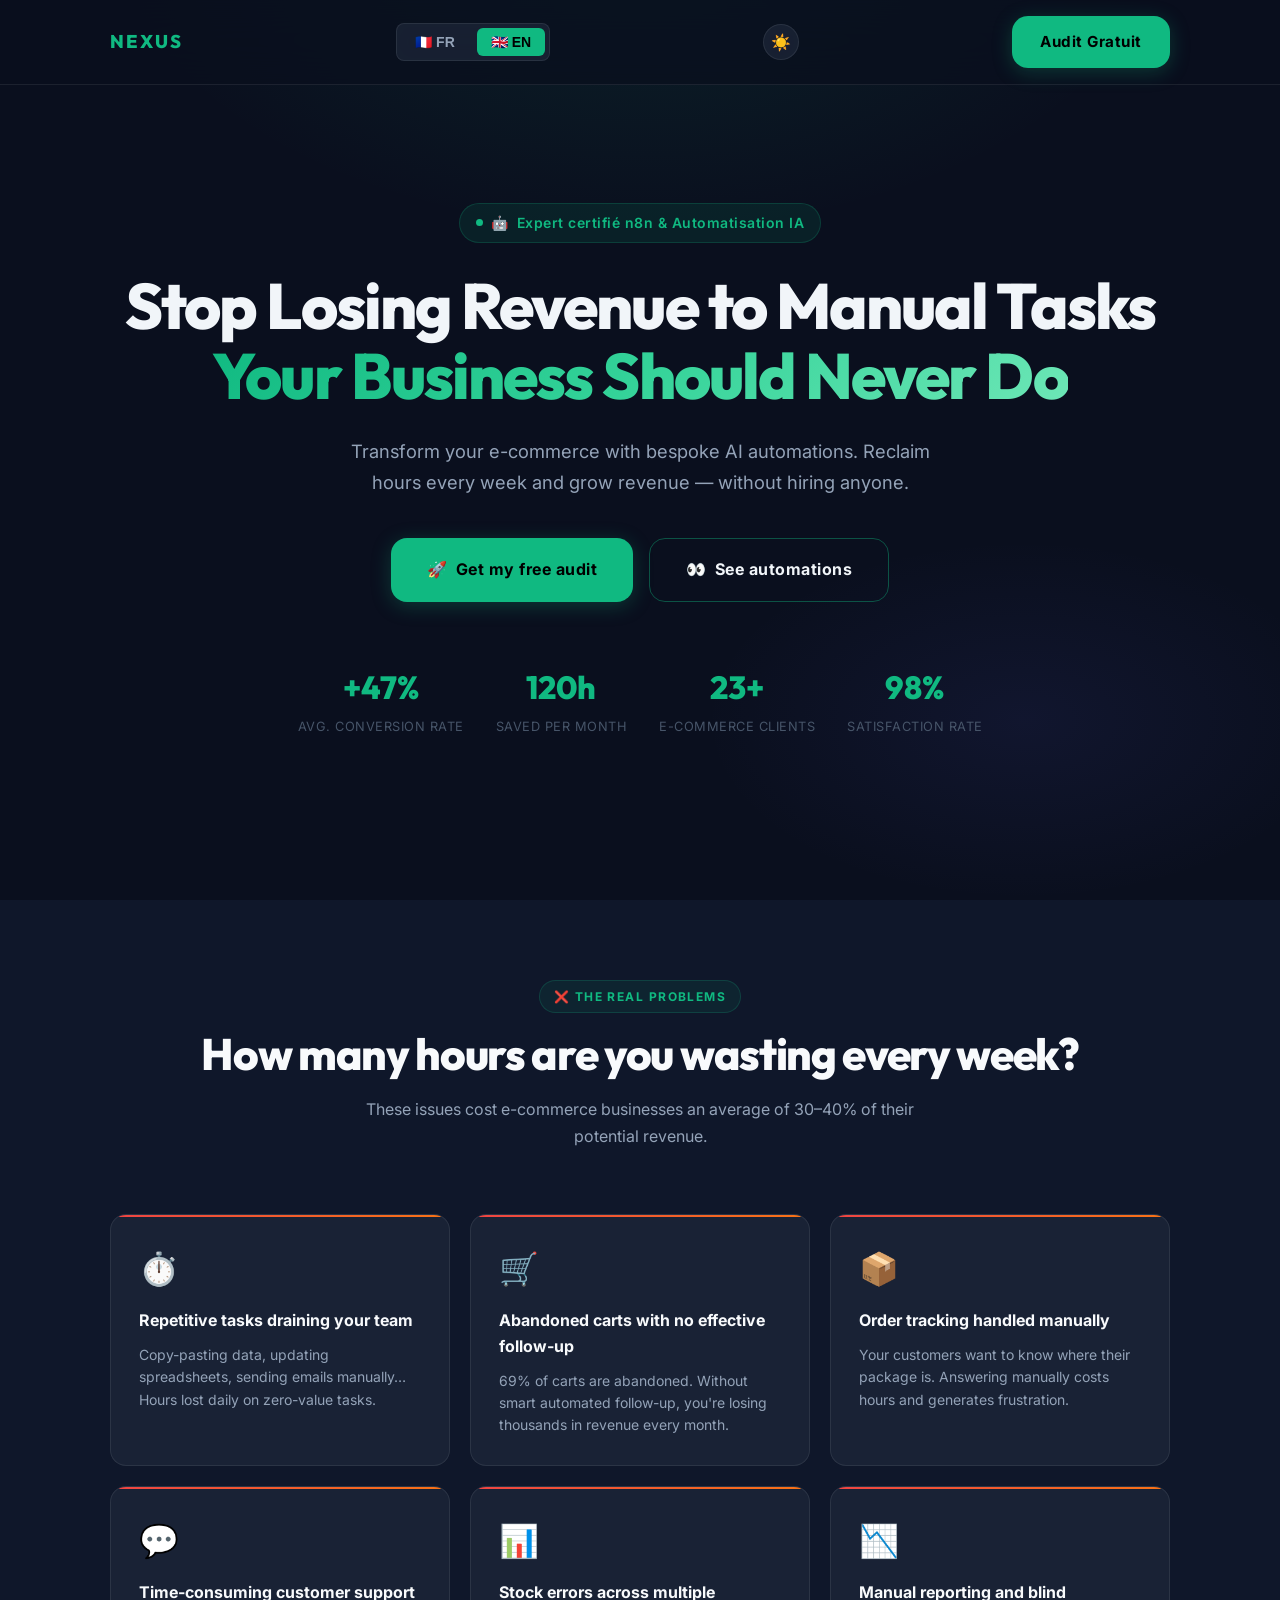
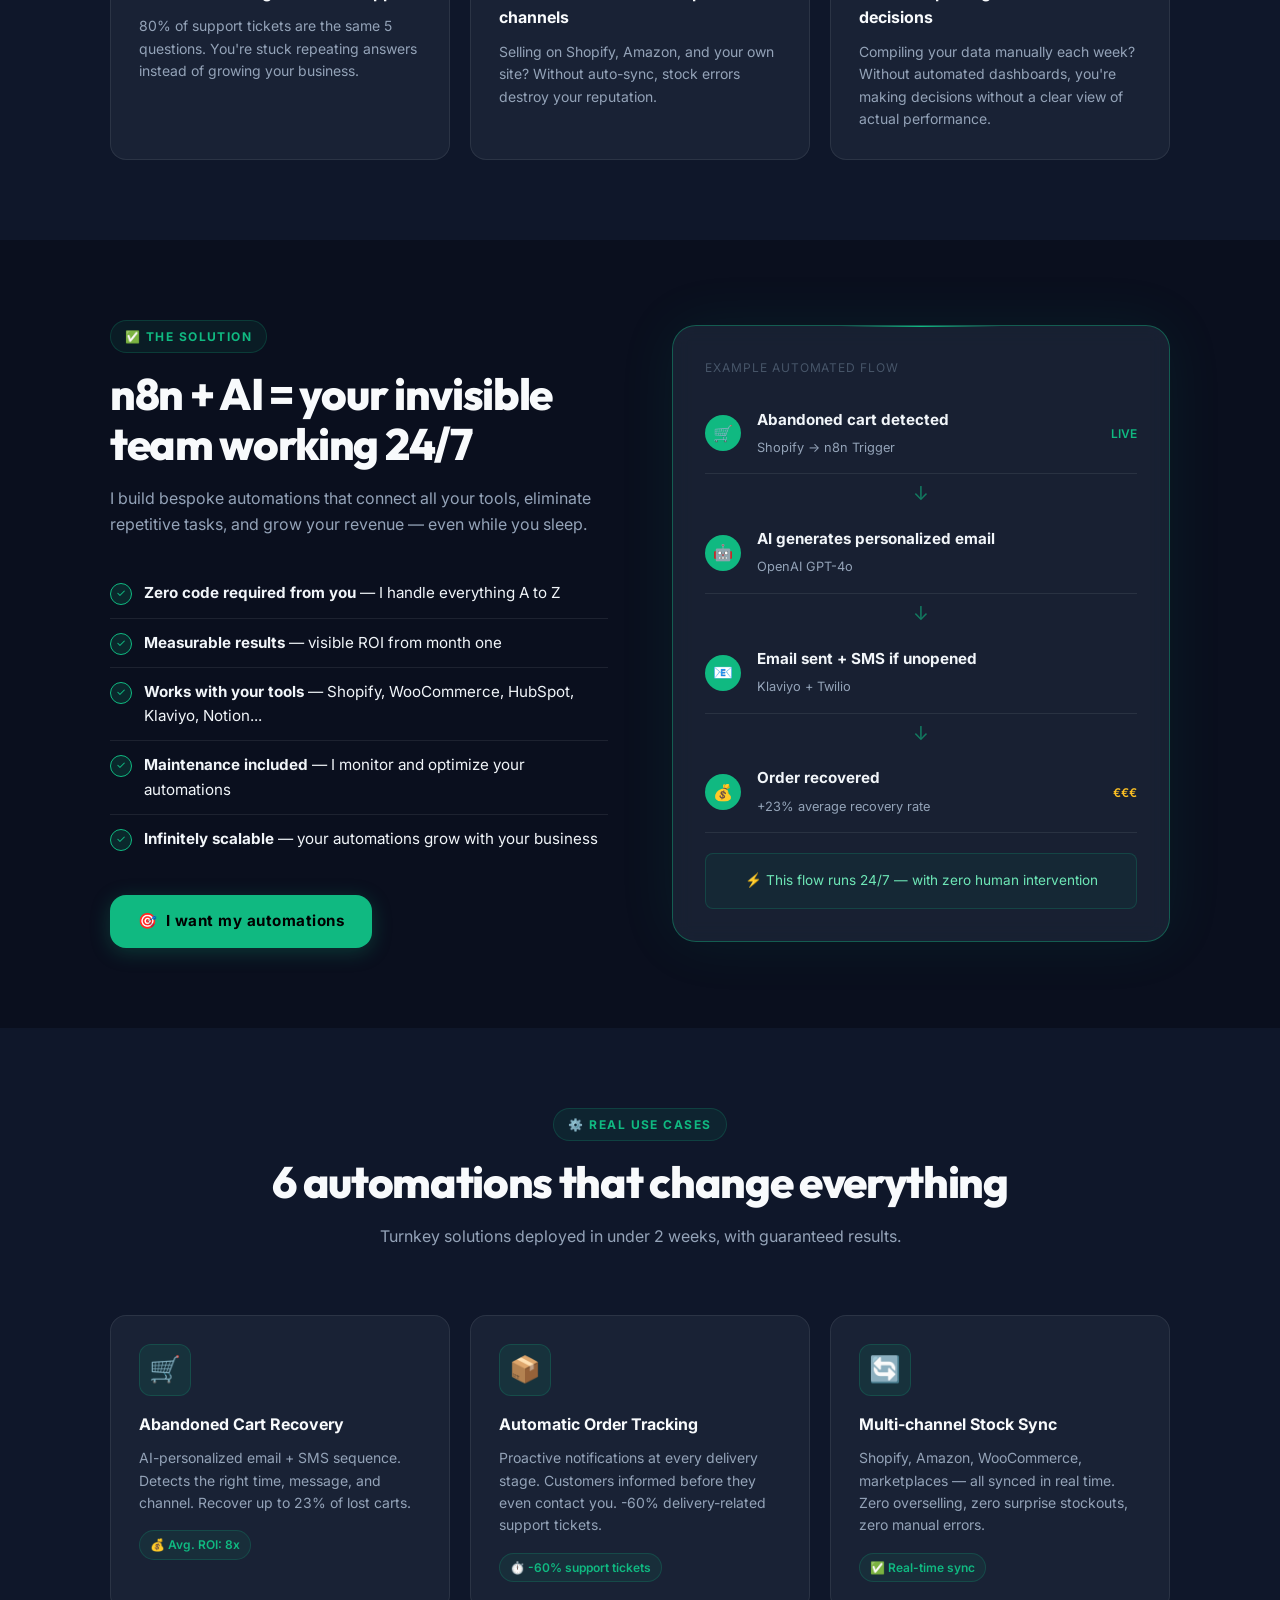
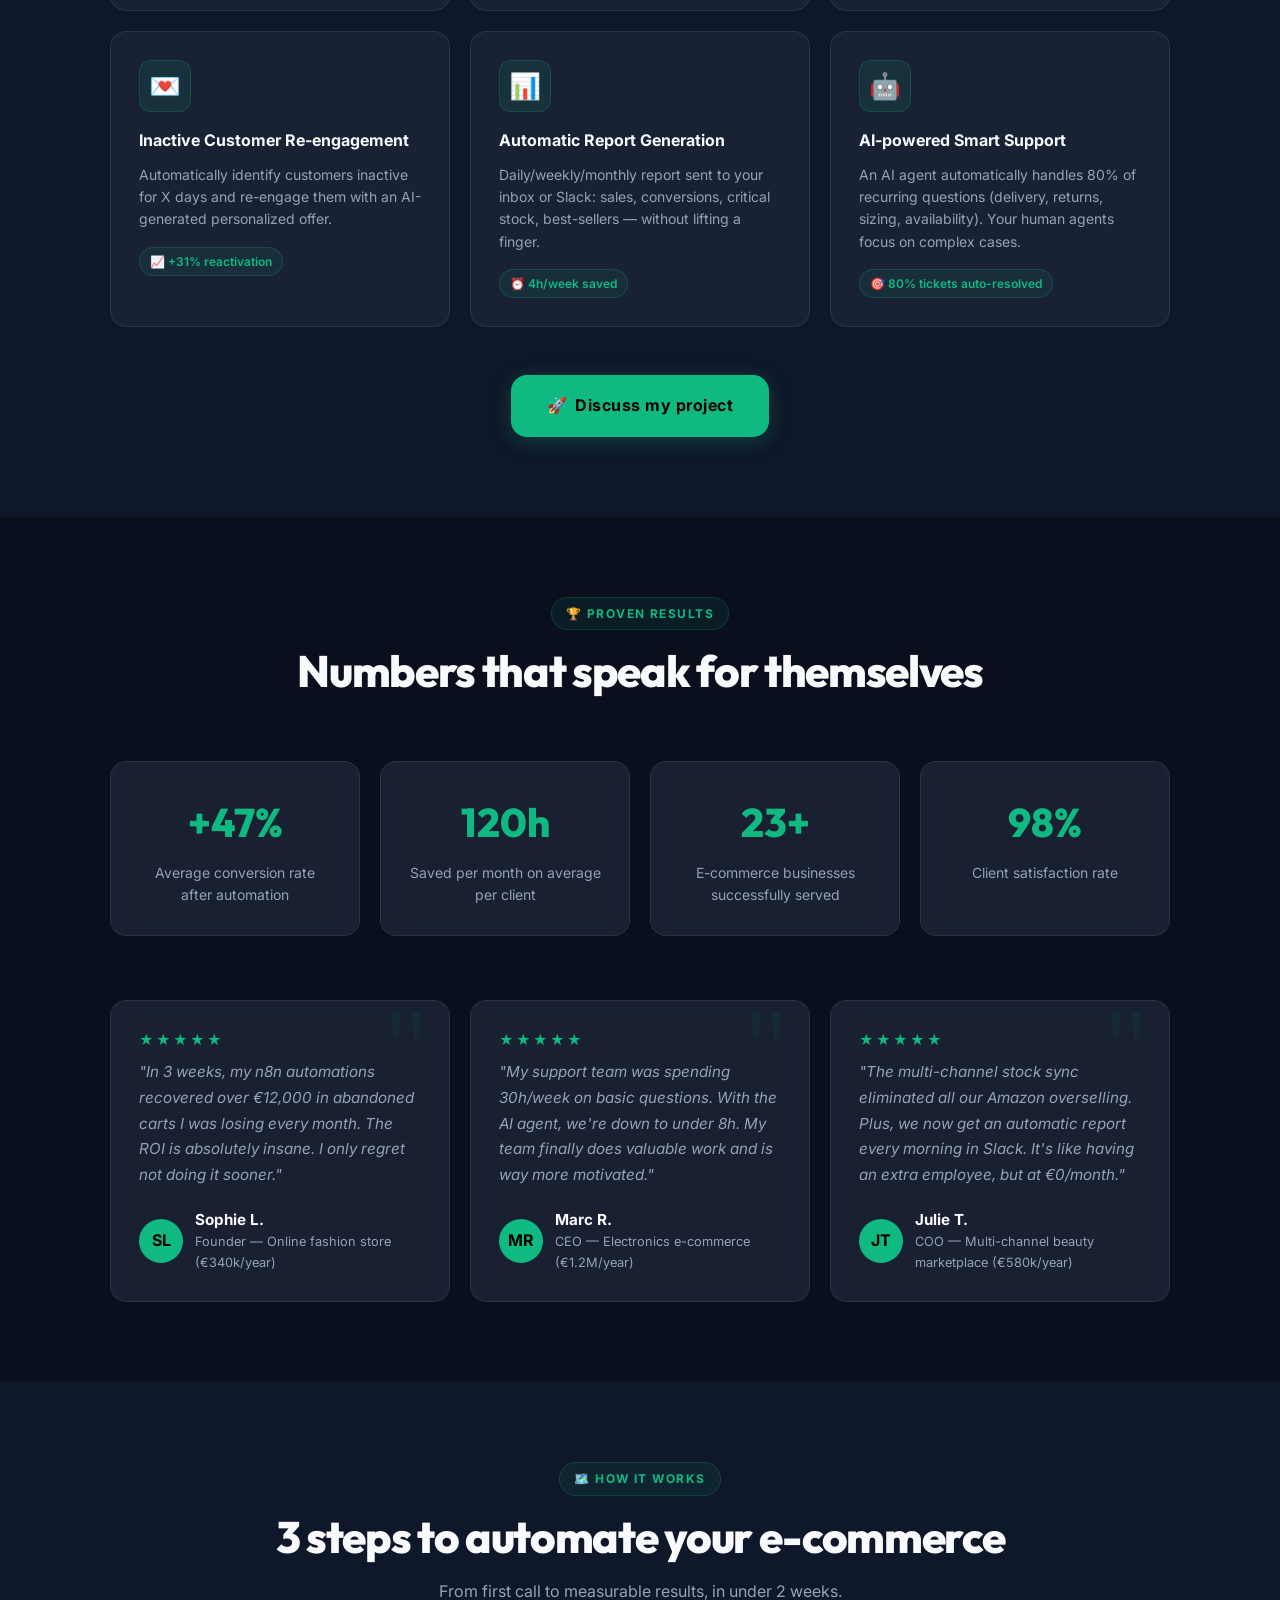
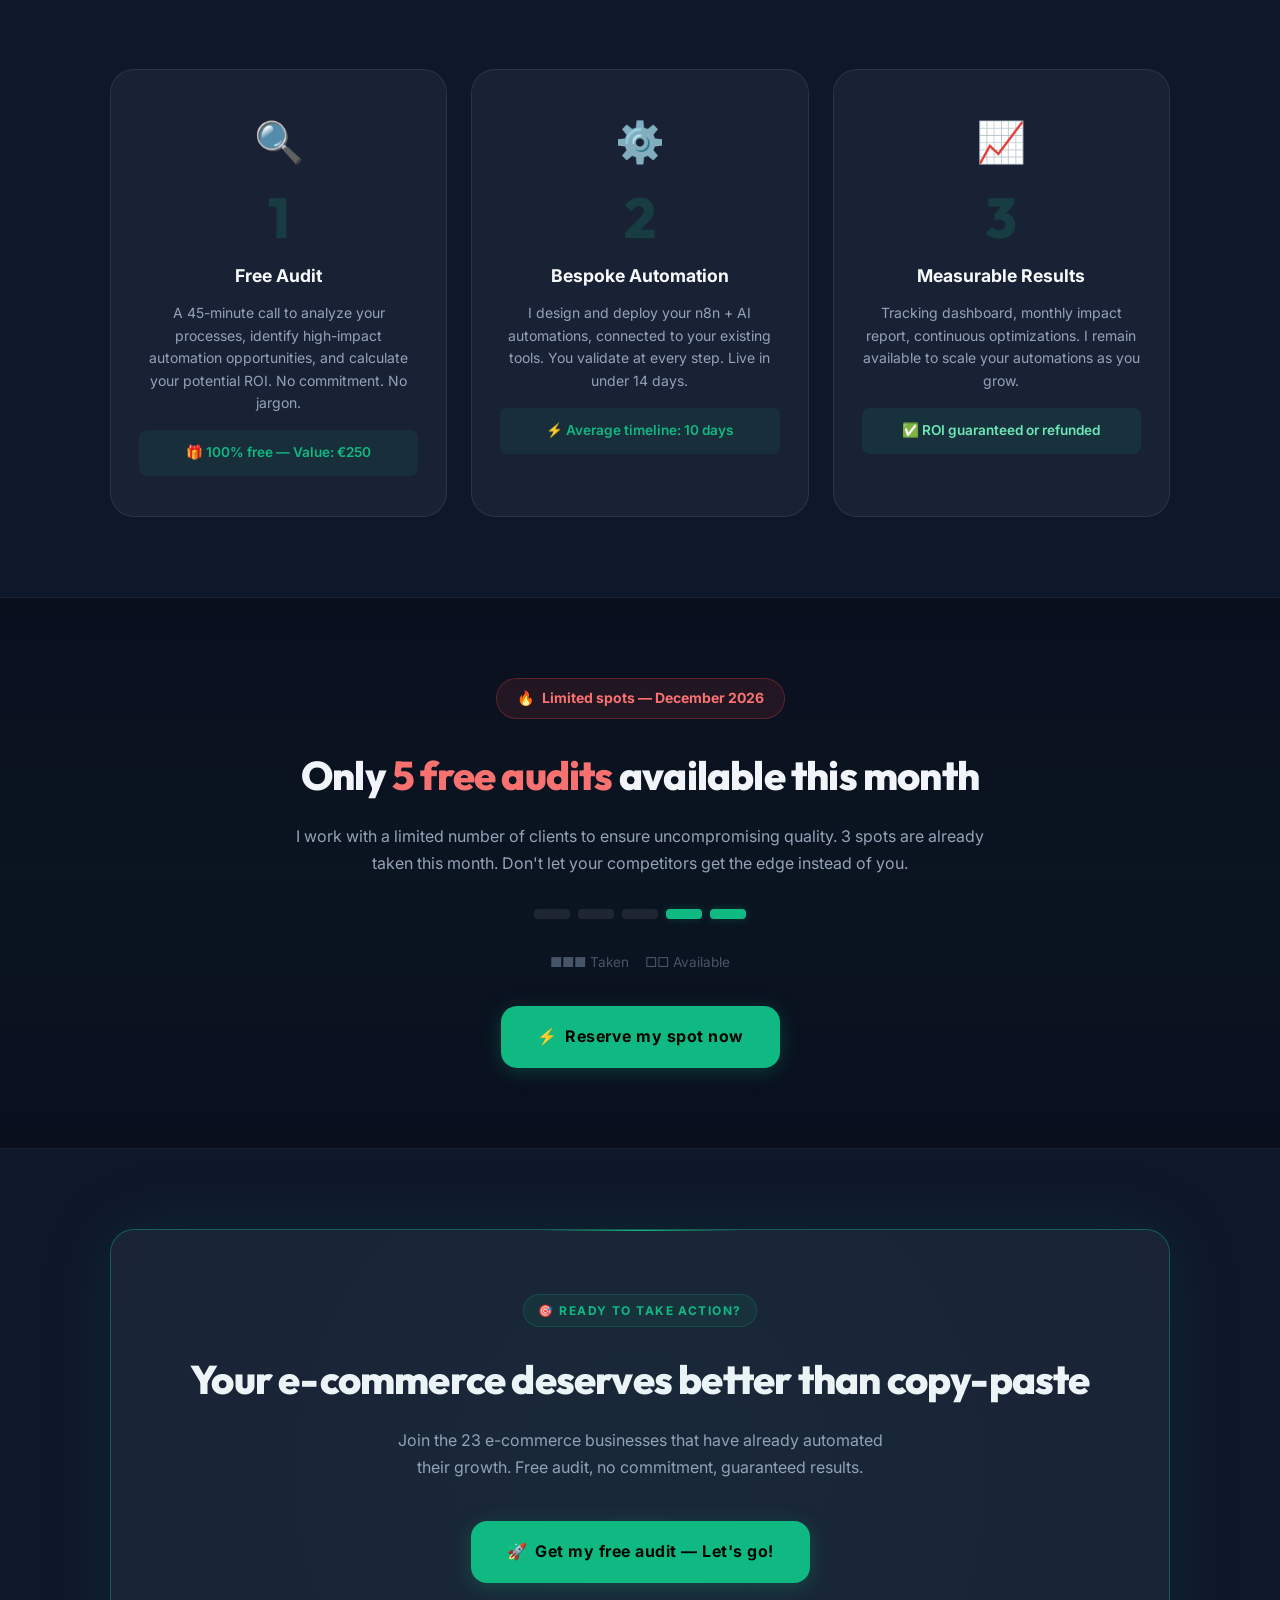
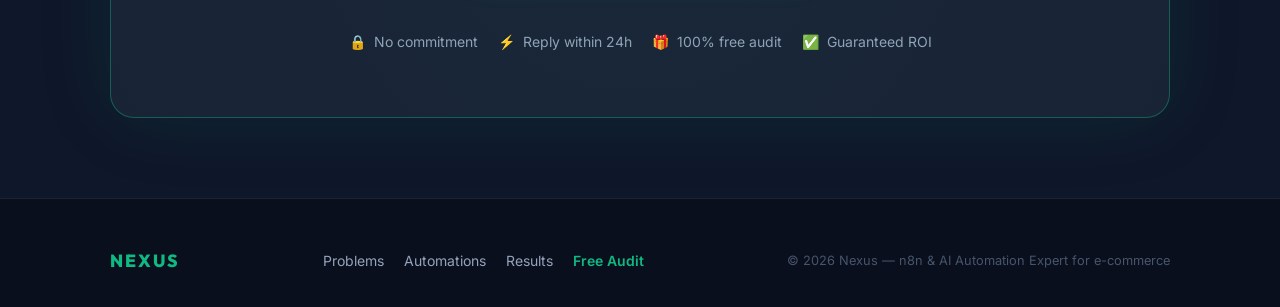
<file: index.html>
<!DOCTYPE html>
<html lang="fr">

<head>
  <meta charset="UTF-8">
  <meta name="viewport" content="width=device-width, initial-scale=1.0">
  <meta name="description" content="Automatisations IA n8n pour e-commerçants | AI n8n Automations for E-commerce">
  <title>Nexus — Expert n8n &amp; Automatisation IA E-commerce</title>
  <link rel="preconnect" href="https://fonts.googleapis.com">
  <link rel="preconnect" href="https://fonts.gstatic.com" crossorigin>
  <link
    href="https://fonts.googleapis.com/css2?family=Inter:wght@400;500;600;700;800&family=Outfit:wght@700;800;900&display=swap"
    rel="stylesheet">
  <link rel="icon" type="image/svg+xml"
    href="data:image/svg+xml,%3Csvg xmlns='http://www.w3.org/2000/svg' viewBox='0 0 100 100'%3E%3Crect width='100' height='100' rx='20' fill='%230f172a'/%3E%3Ctext x='50' y='68' text-anchor='middle' font-family='Outfit%2C sans-serif' font-weight='800' font-size='68' fill='%2310b981'%3EN%3C/text%3E%3C/svg%3E">
  <style>
    *,
    *::before,
    *::after {
      box-sizing: border-box;
      margin: 0;
      padding: 0
    }

    :root {
      --bg-primary: #0a0f1e;
      --bg-secondary: #0f172a;
      --bg-card: rgba(30, 41, 59, 0.7);
      --accent-green: #10b981;
      --accent-green-light: #34d399;
      --accent-green-glow: rgba(16, 185, 129, 0.25);
      --accent-gradient: linear-gradient(135deg, #10b981, #34d399);
      --text-primary: #f1f5f9;
      --text-secondary: #94a3b8;
      --text-muted: #475569;
      --border: rgba(255, 255, 255, 0.08);
      --border-hover: rgba(16, 185, 129, 0.4);
      --radius: 16px;
      --radius-lg: 24px;
      --shadow: 0 4px 24px rgba(0, 0, 0, 0.4);
      --shadow-green: 0 0 40px rgba(16, 185, 129, 0.15);
      --font-display: 'Outfit', 'Inter', sans-serif;
    }


    /* ── THEME TOGGLE ── */
    .theme-toggle {
      width: 36px;
      height: 36px;
      border-radius: 50%;
      border: 1px solid var(--border);
      background: var(--bg-card);
      color: var(--text-secondary);
      cursor: pointer;
      display: flex;
      align-items: center;
      justify-content: center;
      font-size: 1rem;
      transition: all 0.2s ease;
      flex-shrink: 0;
      backdrop-filter: blur(10px);
    }

    .theme-toggle:hover {
      border-color: var(--accent-green);
      color: var(--accent-green);
      box-shadow: 0 0 12px var(--accent-green-glow);
    }

    html {
      scroll-behavior: smooth
    }

    body {
      font-family: 'Inter', -apple-system, BlinkMacSystemFont, 'Segoe UI', Roboto, Oxygen, Ubuntu, sans-serif;
      background: var(--bg-primary);
      color: var(--text-primary);
      line-height: 1.6;
      overflow-x: hidden;
    }

    .logo,
    .footer-logo {
      font-family: 'Outfit', sans-serif !important;
      letter-spacing: -0.03em;
    }

    a {
      color: inherit;
      text-decoration: none
    }

    img {
      max-width: 100%
    }

    /* ANIMATIONS */
    @keyframes fadeInUp {
      from {
        opacity: 0;
        transform: translateY(30px)
      }

      to {
        opacity: 1;
        transform: translateY(0)
      }
    }

    @keyframes fadeIn {
      from {
        opacity: 0
      }

      to {
        opacity: 1
      }
    }

    @keyframes pulse {

      0%,
      100% {
        transform: scale(1)
      }

      50% {
        transform: scale(1.05)
      }
    }

    @keyframes float {

      0%,
      100% {
        transform: translateY(0)
      }

      50% {
        transform: translateY(-10px)
      }
    }

    @keyframes gradientShift {
      0% {
        background-position: 0% 50%
      }

      50% {
        background-position: 100% 50%
      }

      100% {
        background-position: 0% 50%
      }
    }

    @keyframes shimmer {
      0% {
        background-position: -200% 0
      }

      100% {
        background-position: 200% 0
      }
    }

    .animate-fadeInUp {
      animation: fadeInUp 0.7s ease both
    }

    .animate-fadeIn {
      animation: fadeIn 0.5s ease both
    }

    .delay-1 {
      animation-delay: 0.1s
    }

    .delay-2 {
      animation-delay: 0.2s
    }

    .delay-3 {
      animation-delay: 0.3s
    }

    .delay-4 {
      animation-delay: 0.4s
    }

    .delay-5 {
      animation-delay: 0.5s
    }

    /* LAYOUT */
    .container {
      max-width: 1100px;
      margin: 0 auto;
      padding: 0 20px
    }

    section {
      padding: 80px 0
    }

    @media(max-width:768px) {
      section {
        padding: 60px 0
      }
    }

    /* BUTTONS */
    .btn {
      display: inline-flex;
      align-items: center;
      gap: 8px;
      padding: 14px 28px;
      border-radius: var(--radius);
      font-weight: 700;
      font-size: 0.95rem;
      cursor: pointer;
      border: none;
      transition: all 0.3s cubic-bezier(0.4, 0, 0.2, 1);
      text-align: center;
      text-decoration: none;
      letter-spacing: 0.5px;
    }

    .btn-primary {
      background: var(--accent-green);
      color: #000;
      box-shadow: 0 4px 20px var(--accent-green-glow);
    }

    .btn-primary:hover {
      background: var(--accent-green-light);
      transform: translateY(-2px);
      box-shadow: 0 8px 30px rgba(16, 185, 129, 0.4);
    }

    .btn-outline {
      background: transparent;
      color: var(--text-primary);
      border: 1px solid var(--border-hover);
    }

    .btn-outline:hover {
      background: rgba(16, 185, 129, 0.08);
      border-color: var(--accent-green);
      color: var(--accent-green);
      transform: translateY(-2px);
    }

    .btn-lg {
      padding: 18px 36px;
      font-size: 1rem;
      border-radius: var(--radius);
    }

    .btn-pulse {
      animation: pulse 2s infinite
    }

    /* HEADER */
    header {
      position: fixed;
      top: 0;
      left: 0;
      right: 0;
      z-index: 1000;
      background: rgba(10, 15, 30, 0.75);
      backdrop-filter: blur(20px);
      -webkit-backdrop-filter: blur(20px);
      border-bottom: 1px solid var(--border);
      padding: 16px 0;
      transition: all 0.3s ease;
    }

    .header-inner {
      display: flex;
      align-items: center;
      justify-content: space-between;
      gap: 16px;
    }

    .logo {
      font-family: var(--font-display);
      font-size: 1.15rem;
      font-weight: 800;
      letter-spacing: 2px;
      color: var(--accent-green);
      white-space: nowrap;
      text-decoration: none;
    }

    .lang-switcher {
      display: flex;
      align-items: center;
      gap: 8px;
      background: var(--bg-card);
      border: 1px solid var(--border);
      border-radius: 8px;
      padding: 4px;
      backdrop-filter: blur(10px);
    }

    .lang-btn {
      padding: 6px 14px;
      border-radius: 6px;
      font-weight: 600;
      font-size: 0.875rem;
      cursor: pointer;
      border: none;
      background: transparent;
      color: var(--text-secondary);
      transition: all 0.2s ease;
    }

    .lang-btn.active {
      background: var(--accent-green);
      color: #000;
      font-weight: 700;
    }

    .header-cta {
      display: flex;
      align-items: center;
      gap: 12px
    }

    @media(max-width:480px) {
      .header-cta .btn {
        display: none
      }

      .logo {
        font-size: 1rem
      }
    }

    /* HERO */
    .hero {
      min-height: 100vh;
      display: flex;
      align-items: center;
      justify-content: center;
      text-align: center;
      padding: 120px 20px 80px;
      position: relative;
      overflow: hidden;
    }

    .hero-bg {
      position: absolute;
      inset: 0;
      background:
        radial-gradient(ellipse 70% 60% at 50% -10%, rgba(16, 185, 129, 0.12) 0%, transparent 60%),
        radial-gradient(ellipse 50% 40% at 80% 80%, rgba(99, 102, 241, 0.08) 0%, transparent 50%);
      pointer-events: none;
    }

    .hero-badge {
      display: inline-flex;
      align-items: center;
      gap: 8px;
      background: rgba(16, 185, 129, 0.1);
      border: 1px solid rgba(16, 185, 129, 0.2);
      color: var(--accent-green);
      padding: 8px 16px;
      border-radius: 100px;
      font-size: 0.875rem;
      font-weight: 600;
      margin-bottom: 28px;
      letter-spacing: 0.5px;
    }

    .hero-badge::before {
      content: '';
      width: 7px;
      height: 7px;
      background: var(--accent-green);
      border-radius: 50%;
      animation: blink 2s ease-in-out infinite;
      flex-shrink: 0;
    }

    @keyframes blink {
      0%, 100% { opacity: 1; }
      50% { opacity: 0.3; }
    }

    .hero h1 {
      font-family: var(--font-display);
      font-size: clamp(2.2rem, 5.5vw, 4rem);
      font-weight: 800;
      line-height: 1.1;
      margin-bottom: 24px;
      letter-spacing: -0.03em;
    }

    .hero h1 .highlight {
      background: linear-gradient(135deg, var(--accent-green) 0%, #34d399 50%, #6ee7b7 100%);
      -webkit-background-clip: text;
      -webkit-text-fill-color: transparent;
      background-clip: text;
    }

    .hero-sub {
      font-size: clamp(1rem, 2.5vw, 1.15rem);
      color: var(--text-secondary);
      max-width: 600px;
      margin: 0 auto 40px;
      line-height: 1.7;
    }

    .hero-ctas {
      display: flex;
      flex-wrap: wrap;
      gap: 16px;
      justify-content: center;
      margin-bottom: 60px;
    }

    .hero-stats {
      display: flex;
      flex-wrap: wrap;
      gap: 32px;
      justify-content: center;
    }

    .hero-stat {
      text-align: center
    }

    .hero-stat .number {
      font-family: var(--font-display);
      font-size: 2rem;
      font-weight: 800;
      color: var(--accent-green);
    }

    .hero-stat .label {
      font-size: 0.8rem;
      color: var(--text-muted);
      text-transform: uppercase;
      letter-spacing: 0.5px;
      margin-top: 4px;
    }

    /* SECTION TITLES */
    .section-label {
      display: inline-block;
      font-size: 0.75rem;
      font-weight: 700;
      letter-spacing: 0.12em;
      text-transform: uppercase;
      color: var(--accent-green);
      background: rgba(16, 185, 129, 0.08);
      border: 1px solid rgba(16, 185, 129, 0.2);
      padding: 6px 14px;
      border-radius: 100px;
      margin-bottom: 16px;
    }

    .section-title {
      font-family: var(--font-display);
      font-size: clamp(1.75rem, 4vw, 2.75rem);
      font-weight: 800;
      line-height: 1.15;
      margin-bottom: 16px;
      letter-spacing: -0.03em;
      color: #f8fafc;
    }

    .section-sub {
      font-size: 1rem;
      color: var(--text-secondary);
      max-width: 580px;
      margin: 0 auto;
      line-height: 1.7;
    }

    .text-center {
      text-align: center
    }

    .mb-16 {
      margin-bottom: 16px
    }

    .mb-48 {
      margin-bottom: 48px
    }

    .mb-64 {
      margin-bottom: 64px
    }

    /* PROBLEMS */
    .problems {
      background: var(--bg-secondary);
      position: relative;
    }

    .problems-grid {
      display: grid;
      grid-template-columns: repeat(3, 1fr);
      gap: 20px;
      margin-top: 48px;
    }

    @media(max-width: 900px) {
      .problems-grid { grid-template-columns: repeat(2, 1fr); }
    }

    @media(max-width: 560px) {
      .problems-grid { grid-template-columns: 1fr; }
    }

    .problem-card {
      background: var(--bg-card);
      border: 1px solid var(--border);
      border-radius: var(--radius);
      padding: 28px;
      transition: all 0.3s cubic-bezier(0.4, 0, 0.2, 1);
      position: relative;
      overflow: hidden;
      backdrop-filter: blur(10px);
    }

    .problem-card::before {
      content: '';
      position: absolute;
      top: 0;
      left: 0;
      right: 0;
      height: 2px;
      background: linear-gradient(90deg, #ef4444, #f97316);
    }

    .problem-card:hover {
      transform: translateY(-5px);
      border-color: rgba(239, 68, 68, 0.35);
      box-shadow: 0 8px 30px rgba(239, 68, 68, 0.12);
    }

    .problem-icon {
      font-size: 2rem;
      margin-bottom: 14px;
      display: block;
    }

    .problem-card h3 {
      font-size: 1rem;
      font-weight: 700;
      margin-bottom: 10px;
      color: #f8fafc;
    }

    .problem-card p {
      color: var(--text-secondary);
      font-size: 0.875rem;
      line-height: 1.6;
    }

    /* SOLUTIONS */
    .solutions-wrap {
      display: grid;
      grid-template-columns: 1fr 1fr;
      gap: 64px;
      align-items: center;
    }

    @media(max-width:768px) {
      .solutions-wrap {
        grid-template-columns: 1fr;
        gap: 40px
      }
    }

    .solutions-visual {
      background: var(--bg-card);
      border: 1px solid var(--border-hover);
      border-radius: var(--radius-lg);
      padding: 32px;
      position: relative;
      backdrop-filter: blur(10px);
      box-shadow: 0 0 60px rgba(16, 185, 129, 0.08);
    }

    .solutions-visual::before {
      content: '';
      position: absolute;
      top: 0;
      left: 50%;
      transform: translateX(-50%);
      width: 160px;
      height: 1px;
      background: linear-gradient(90deg, transparent, var(--accent-green), transparent);
    }

    .flow-step {
      display: flex;
      align-items: center;
      gap: 16px;
      padding: 14px 0;
      border-bottom: 1px solid var(--border);
    }

    .flow-step:last-child {
      border-bottom: none
    }

    .flow-dot {
      width: 36px;
      height: 36px;
      border-radius: 50%;
      background: var(--accent-green);
      display: flex;
      align-items: center;
      justify-content: center;
      font-size: 1rem;
      flex-shrink: 0;
    }

    .flow-step-text {
      flex: 1
    }

    .flow-step-text strong {
      display: block;
      font-size: 0.95rem;
      margin-bottom: 2px
    }

    .flow-step-text span {
      font-size: 0.8rem;
      color: var(--text-secondary)
    }

    .flow-arrow {
      color: var(--accent-green);
      font-size: 1.2rem;
      text-align: center;
      padding: 4px 0;
      opacity: 0.6;
    }

    .solutions-list {
      list-style: none
    }

    .solutions-list li {
      display: flex;
      align-items: flex-start;
      gap: 12px;
      padding: 12px 0;
      border-bottom: 1px solid var(--border);
      font-size: 0.95rem;
    }

    .solutions-list li:last-child {
      border-bottom: none
    }

    .check {
      width: 22px;
      height: 22px;
      border-radius: 50%;
      background: rgba(16, 185, 129, 0.15);
      border: 1px solid var(--accent-green);
      display: flex;
      align-items: center;
      justify-content: center;
      flex-shrink: 0;
      font-size: 0.7rem;
      color: var(--accent-green);
      margin-top: 2px;
    }

    /* AUTOMATIONS */
    .automations {
      background: var(--bg-secondary);
    }

    .automations-grid {
      display: grid;
      grid-template-columns: repeat(3, 1fr);
      gap: 20px;
      margin-top: 48px;
    }

    @media(max-width: 900px) {
      .automations-grid { grid-template-columns: repeat(2, 1fr); }
    }

    @media(max-width: 560px) {
      .automations-grid { grid-template-columns: 1fr; }
    }

    .auto-card {
      background: var(--bg-card);
      border: 1px solid var(--border);
      border-radius: var(--radius);
      padding: 28px;
      transition: all 0.3s cubic-bezier(0.4, 0, 0.2, 1);
      cursor: default;
      backdrop-filter: blur(10px);
      position: relative;
      overflow: hidden;
    }

    .auto-card::after {
      content: '';
      position: absolute;
      inset: 0;
      background: linear-gradient(135deg, rgba(16, 185, 129, 0.03) 0%, transparent 60%);
      opacity: 0;
      transition: opacity 0.3s ease;
    }

    .auto-card:hover {
      transform: translateY(-6px);
      border-color: var(--border-hover);
      box-shadow: var(--shadow-green);
    }

    .auto-card:hover::after { opacity: 1; }

    .auto-icon {
      width: 52px;
      height: 52px;
      border-radius: 12px;
      background: rgba(16, 185, 129, 0.1);
      border: 1px solid rgba(16, 185, 129, 0.2);
      display: flex;
      align-items: center;
      justify-content: center;
      font-size: 1.6rem;
      margin-bottom: 16px;
    }

    .auto-card h3 {
      font-size: 1rem;
      font-weight: 700;
      margin-bottom: 10px;
      color: #f8fafc;
    }

    .auto-card p {
      color: var(--text-secondary);
      font-size: 0.875rem;
      margin-bottom: 16px;
      line-height: 1.6;
    }

    .auto-tag {
      display: inline-block;
      background: rgba(16, 185, 129, 0.08);
      border: 1px solid rgba(16, 185, 129, 0.2);
      color: var(--accent-green);
      font-size: 0.75rem;
      font-weight: 600;
      padding: 4px 10px;
      border-radius: 100px;
    }

    /* SOCIAL PROOF */
    .stats-row {
      display: grid;
      grid-template-columns: repeat(auto-fit, minmax(180px, 1fr));
      gap: 20px;
      margin-bottom: 64px;
    }

    .stat-card {
      background: var(--bg-card);
      border: 1px solid var(--border);
      border-radius: var(--radius);
      padding: 28px;
      text-align: center;
      transition: all 0.3s ease;
      backdrop-filter: blur(10px);
    }

    .stat-card:hover {
      border-color: var(--border-hover);
      box-shadow: var(--shadow-green);
    }

    .stat-number {
      font-family: var(--font-display);
      font-size: 2.5rem;
      font-weight: 800;
      color: var(--accent-green);
      margin-bottom: 8px;
    }

    .stat-label {
      color: var(--text-secondary);
      font-size: 0.875rem;
    }

    .testimonials {
      display: grid;
      grid-template-columns: repeat(auto-fit, minmax(300px, 1fr));
      gap: 20px;
    }

    .testimonial {
      background: var(--bg-card);
      border: 1px solid var(--border);
      border-radius: var(--radius);
      padding: 28px;
      position: relative;
      transition: all 0.3s ease;
      backdrop-filter: blur(10px);
    }

    .testimonial:hover {
      border-color: var(--border-hover);
      box-shadow: var(--shadow-green);
    }

    .testimonial::before {
      content: '"';
      position: absolute;
      top: -10px;
      right: 20px;
      font-size: 7rem;
      color: rgba(16, 185, 129, 0.06);
      font-family: serif;
      line-height: 1;
    }

    .testimonial-text {
      font-size: 0.95rem;
      color: var(--text-secondary);
      font-style: italic;
      margin-bottom: 20px;
      line-height: 1.7;
    }

    .testimonial-author {
      display: flex;
      align-items: center;
      gap: 12px
    }

    .author-avatar {
      width: 44px;
      height: 44px;
      border-radius: 50%;
      background: var(--accent-green);
      display: flex;
      align-items: center;
      justify-content: center;
      font-weight: 700;
      font-size: 1rem;
      color: #000;
      flex-shrink: 0;
    }

    .author-name {
      font-weight: 700;
      font-size: 0.95rem;
      color: #f8fafc;
    }

    .author-role {
      font-size: 0.8rem;
      color: var(--text-secondary)
    }

    .stars {
      color: var(--accent-green);
      font-size: 0.875rem;
      margin-bottom: 8px;
      letter-spacing: 2px;
    }

    /* PROCESS */
    .process {
      background: var(--bg-secondary);
    }

    .process-steps {
      display: grid;
      grid-template-columns: repeat(auto-fit, minmax(260px, 1fr));
      gap: 24px;
      margin-top: 48px;
      position: relative;
    }

    .process-step {
      text-align: center;
      padding: 40px 28px;
      background: var(--bg-card);
      border: 1px solid var(--border);
      border-radius: var(--radius-lg);
      transition: all 0.3s ease;
      backdrop-filter: blur(10px);
    }

    .process-step:hover {
      border-color: var(--border-hover);
      box-shadow: var(--shadow-green);
      transform: translateY(-4px);
    }

    .step-number {
      font-family: var(--font-display);
      font-size: 3.5rem;
      font-weight: 800;
      color: rgba(16, 185, 129, 0.18);
      line-height: 1;
      margin-bottom: 16px;
      transition: color 0.3s ease;
    }

    .process-step:hover .step-number {
      color: rgba(16, 185, 129, 0.4);
    }

    .process-step h3 {
      font-size: 1.1rem;
      font-weight: 700;
      margin-bottom: 12px;
      color: #f8fafc;
    }

    .process-step p {
      color: var(--text-secondary);
      font-size: 0.875rem;
      line-height: 1.6;
    }

    .process-step .step-icon {
      font-size: 2.5rem;
      margin-bottom: 16px
    }

    /* URGENCY */
    .urgency {
      background: linear-gradient(180deg, transparent 0%, rgba(16, 185, 129, 0.03) 50%, transparent 100%);
      border-top: 1px solid var(--border);
      border-bottom: 1px solid var(--border);
    }

    .urgency-inner {
      text-align: center;
      max-width: 700px;
      margin: 0 auto;
    }

    .urgency-badge {
      display: inline-flex;
      align-items: center;
      gap: 8px;
      background: rgba(239, 68, 68, 0.1);
      border: 1px solid rgba(239, 68, 68, 0.3);
      color: #f87171;
      padding: 8px 20px;
      border-radius: 100px;
      font-size: 0.875rem;
      font-weight: 700;
      margin-bottom: 24px;
      animation: pulse 2s infinite;
    }

    .urgency h2 {
      font-family: var(--font-display);
      font-size: clamp(1.75rem, 4vw, 2.5rem);
      font-weight: 800;
      margin-bottom: 16px;
      letter-spacing: -0.02em;
    }

    .urgency p {
      color: var(--text-secondary);
      font-size: 1rem;
      margin-bottom: 32px;
      line-height: 1.7;
    }

    .slots-visual {
      display: flex;
      gap: 8px;
      justify-content: center;
      margin-bottom: 32px;
    }

    .slot {
      width: 36px;
      height: 10px;
      border-radius: 4px;
    }

    .slot.taken {
      background: rgba(255,255,255,0.08);
    }

    .slot.available {
      background: var(--accent-green);
      box-shadow: 0 0 8px var(--accent-green-glow);
    }

    /* CTA FINAL */
    .cta-final {
      background: var(--bg-secondary);
      text-align: center;
    }

    .cta-box {
      background: var(--bg-card);
      border: 1px solid var(--border-hover);
      border-radius: var(--radius-lg);
      padding: 64px 40px;
      position: relative;
      overflow: hidden;
      backdrop-filter: blur(10px);
      box-shadow: 0 0 80px rgba(16, 185, 129, 0.1);
    }

    .cta-box::before {
      content: '';
      position: absolute;
      top: 0;
      left: 50%;
      transform: translateX(-50%);
      width: 200px;
      height: 1px;
      background: linear-gradient(90deg, transparent, var(--accent-green), transparent);
    }

    .cta-box::after {
      content: '';
      position: absolute;
      top: -50%;
      left: -50%;
      width: 200%;
      height: 200%;
      background: radial-gradient(circle, rgba(16, 185, 129, 0.04) 0%, transparent 60%);
      pointer-events: none;
    }

    .cta-box h2 {
      font-family: var(--font-display);
      font-size: clamp(1.75rem, 4vw, 2.5rem);
      font-weight: 800;
      margin-bottom: 16px;
      letter-spacing: -0.02em;
    }

    .cta-box p {
      color: var(--text-secondary);
      font-size: 1rem;
      margin-bottom: 40px;
      max-width: 500px;
      margin-left: auto;
      margin-right: auto;
      line-height: 1.7;
    }

    .cta-trust {
      display: flex;
      flex-wrap: wrap;
      gap: 20px;
      justify-content: center;
      margin-top: 32px;
    }

    .trust-item {
      display: flex;
      align-items: center;
      gap: 8px;
      color: var(--text-secondary);
      font-size: 0.875rem;
    }

    .trust-icon {
      color: var(--accent-green);
    }

    /* FOOTER */
    footer {
      background: var(--bg-primary);
      border-top: 1px solid var(--border);
      padding: 48px 0 32px;
    }

    .footer-inner {
      display: flex;
      flex-wrap: wrap;
      gap: 24px;
      align-items: center;
      justify-content: space-between;
    }

    .footer-logo {
      font-family: var(--font-display);
      font-size: 1.1rem;
      font-weight: 800;
      letter-spacing: 2px;
      color: var(--accent-green);
    }

    .footer-links {
      display: flex;
      gap: 20px;
      flex-wrap: wrap
    }

    .footer-links a {
      color: var(--text-secondary);
      font-size: 0.875rem;
      transition: color 0.2s;
    }

    .footer-links a:hover {
      color: var(--accent-green);
    }

    .footer-copy {
      color: var(--text-muted);
      font-size: 0.8rem;
    }

    /* SOCIAL BADGES */
    .social-badges {
      display: flex;
      gap: 12px;
      flex-wrap: wrap
    }

    .social-badge {
      display: flex;
      align-items: center;
      gap: 6px;
      background: var(--bg-card);
      border: 1px solid var(--border);
      padding: 6px 14px;
      border-radius: 100px;
      font-size: 0.8rem;
      color: var(--text-secondary);
      transition: all 0.2s;
      backdrop-filter: blur(10px);
    }

    .social-badge:hover {
      border-color: var(--accent-green);
      color: var(--accent-green);
    }

    /* SCROLL INDICATOR */
    .scroll-progress {
      position: fixed;
      top: 0;
      left: 0;
      height: 2px;
      background: var(--accent-green);
      z-index: 9999;
      transition: width 0.1s;
      width: 0%;
      box-shadow: 0 0 8px var(--accent-green-glow);
    }

    /* INTERSECTION OBSERVER CLASSES */
    .reveal {
      opacity: 0;
      transform: translateY(20px);
      transition: all 0.6s ease
    }

    .reveal.visible {
      opacity: 1;
      transform: translateY(0)
    }
  </style>
</head>

<body>
  <div class="scroll-progress" id="scrollProgress"></div>
  <!-- HEADER -->
  <header>
    <div class="container">
      <div class="header-inner">
        <div class="logo">NEXUS</div>
        <div class="lang-switcher">
          <button class="lang-btn active" id="btnFR" onclick="setLang('fr')">🇫🇷 FR</button>
          <button class="lang-btn" id="btnEN" onclick="setLang('en')">🇬🇧 EN</button>
        </div>
        <button class="theme-toggle" id="themeToggle" onclick="toggleTheme()" title="Changer le thème">🌙</button>
        <div class="header-cta">
          <a href="https://tally.so/r/QKD61l" target="_blank" class="btn btn-primary" data-fr="Audit Gratuit"
            data-en="Free Audit">Audit Gratuit</a>
        </div>
      </div>
    </div>
  </header>

  <!-- HERO -->
  <section class="hero">
    <div class="hero-bg"></div>
    <div class="container" style="position:relative;z-index:1">
      <div class="hero-badge animate-fadeInUp">
        <span>🤖</span>
        <span data-fr="Expert certifié n8n &amp; Automatisation IA"
          data-en="Certified n8n &amp; AI Automation Expert">Expert certifié n8n &amp; Automatisation IA</span>
      </div>
      <h1 class="animate-fadeInUp delay-1">
        <span class="fr-content">Arrêtez de perdre du temps sur des tâches que <span class="highlight">l'IA peut faire à
            votre place</span></span>
        <span class="en-content" style="display:none">Stop Losing Revenue to Manual Tasks <span class="highlight">Your
            Business Should Never Do</span></span>
      </h1>
      <p class="hero-sub animate-fadeInUp delay-2">
        <span class="fr-content">Transformez votre e-commerce avec des automatisations intelligentes sur mesure.
          Récupérez des heures chaque semaine et augmentez vos revenus — sans recruter.</span>
        <span class="en-content" style="display:none">Transform your e-commerce with bespoke AI automations. Reclaim
          hours every week and grow revenue — without hiring anyone.</span>
      </p>
      <div class="hero-ctas animate-fadeInUp delay-3">
        <a href="https://tally.so/r/QKD61l" target="_blank" class="btn btn-primary btn-lg btn-pulse">
          <span>🚀</span>
          <span class="fr-content">Obtenir mon audit gratuit</span>
          <span class="en-content" style="display:none">Get my free audit</span>
        </a>
        <a href="#automations" class="btn btn-outline btn-lg">
          <span>👀</span>
          <span class="fr-content">Voir les automatisations</span>
          <span class="en-content" style="display:none">See automations</span>
        </a>
      </div>
      <div class="hero-stats animate-fadeInUp delay-4">
        <div class="hero-stat">
          <div class="number">+47%</div>
          <div class="label fr-content">Taux de conversion moyen</div>
          <div class="label en-content" style="display:none">Avg. conversion rate</div>
        </div>
        <div class="hero-stat">
          <div class="number">120h</div>
          <div class="label fr-content">Économisées / mois</div>
          <div class="label en-content" style="display:none">Saved per month</div>
        </div>
        <div class="hero-stat">
          <div class="number">23+</div>
          <div class="label fr-content">Clients e-commerce</div>
          <div class="label en-content" style="display:none">E-commerce clients</div>
        </div>
        <div class="hero-stat">
          <div class="number">98%</div>
          <div class="label fr-content">Taux de satisfaction</div>
          <div class="label en-content" style="display:none">Satisfaction rate</div>
        </div>
      </div>
    </div>
  </section>

  <!-- PROBLEMS -->
  <section class="problems" id="problems">
    <div class="container">
      <div class="text-center mb-64">
        <div class="section-label">
          <span class="fr-content">❌ Les vrais problèmes</span>
          <span class="en-content" style="display:none">❌ The real problems</span>
        </div>
        <h2 class="section-title">
          <span class="fr-content">Combien d'heures perdez-vous chaque semaine ?</span>
          <span class="en-content" style="display:none">How many hours are you wasting every week?</span>
        </h2>
        <p class="section-sub">
          <span class="fr-content">Ces problèmes coûtent aux e-commerçants en moyenne 30 à 40% de leur chiffre
            d'affaires potentiel.</span>
          <span class="en-content" style="display:none">These issues cost e-commerce businesses an average of 30–40% of
            their potential revenue.</span>
        </p>
      </div>
      <div class="problems-grid">
        <div class="problem-card reveal">
          <div class="problem-icon">⏱️</div>
          <h3>
            <span class="fr-content">Tâches répétitives qui épuisent votre équipe</span>
            <span class="en-content" style="display:none">Repetitive tasks draining your team</span>
          </h3>
          <p>
            <span class="fr-content">Copier-coller des données, mettre à jour des fichiers Excel, envoyer des emails
              manuellement… Des heures perdues chaque jour sur des tâches sans valeur ajoutée.</span>
            <span class="en-content" style="display:none">Copy-pasting data, updating spreadsheets, sending emails
              manually… Hours lost daily on zero-value tasks.</span>
          </p>
        </div>
        <div class="problem-card reveal delay-1">
          <div class="problem-icon">🛒</div>
          <h3>
            <span class="fr-content">Paniers abandonnés sans relance efficace</span>
            <span class="en-content" style="display:none">Abandoned carts with no effective follow-up</span>
          </h3>
          <p>
            <span class="fr-content">69% des paniers sont abandonnés. Sans relance automatisée intelligente, vous perdez
              des milliers d'euros de revenus chaque mois.</span>
            <span class="en-content" style="display:none">69% of carts are abandoned. Without smart automated follow-up,
              you're losing thousands in revenue every month.</span>
          </p>
        </div>
        <div class="problem-card reveal delay-2">
          <div class="problem-icon">📦</div>
          <h3>
            <span class="fr-content">Suivi des commandes géré manuellement</span>
            <span class="en-content" style="display:none">Order tracking handled manually</span>
          </h3>
          <p>
            <span class="fr-content">Vos clients veulent savoir où est leur colis. Répondre à ces questions manuellement
              vous coûte des heures et génère de la frustration.</span>
            <span class="en-content" style="display:none">Your customers want to know where their package is. Answering
              manually costs hours and generates frustration.</span>
          </p>
        </div>
        <div class="problem-card reveal delay-3">
          <div class="problem-icon">💬</div>
          <h3>
            <span class="fr-content">SAV chronophage et énergivore</span>
            <span class="en-content" style="display:none">Time-consuming customer support</span>
          </h3>
          <p>
            <span class="fr-content">80% des tickets SAV concernent les mêmes 5 questions. Vous passez votre temps à
              répéter les mêmes réponses au lieu de développer votre business.</span>
            <span class="en-content" style="display:none">80% of support tickets are the same 5 questions. You're stuck
              repeating answers instead of growing your business.</span>
          </p>
        </div>
        <div class="problem-card reveal delay-4">
          <div class="problem-icon">📊</div>
          <h3>
            <span class="fr-content">Erreurs de stock sur plusieurs canaux</span>
            <span class="en-content" style="display:none">Stock errors across multiple channels</span>
          </h3>
          <p>
            <span class="fr-content">Vendre sur Shopify, Amazon et votre site en même temps ? Sans synchronisation
              automatique, les erreurs de stock détruisent votre réputation.</span>
            <span class="en-content" style="display:none">Selling on Shopify, Amazon, and your own site? Without
              auto-sync, stock errors destroy your reputation.</span>
          </p>
        </div>
        <div class="problem-card reveal delay-5">
          <div class="problem-icon">📉</div>
          <h3>
            <span class="fr-content">Reporting manuel et décisions à l'aveugle</span>
            <span class="en-content" style="display:none">Manual reporting and blind decisions</span>
          </h3>
          <p>
            <span class="fr-content">Compiler vos données manuellement chaque semaine ? Sans dashboard automatisé, vous
              prenez des décisions sans vision claire de votre performance réelle.</span>
            <span class="en-content" style="display:none">Compiling your data manually each week? Without automated
              dashboards, you're making decisions without a clear view of actual performance.</span>
          </p>
        </div>
      </div>
    </div>
  </section>

  <!-- SOLUTIONS -->
  <section class="solutions" id="solutions">
    <div class="container">
      <div class="solutions-wrap">
        <div>
          <div class="section-label">
            <span class="fr-content">✅ La solution</span>
            <span class="en-content" style="display:none">✅ The solution</span>
          </div>
          <h2 class="section-title">
            <span class="fr-content">n8n + IA = votre équipe invisible qui travaille 24h/24</span>
            <span class="en-content" style="display:none">n8n + AI = your invisible team working 24/7</span>
          </h2>
          <p style="color:var(--text-secondary);margin-bottom:32px">
            <span class="fr-content">Je construis des automatisations sur mesure qui connectent tous vos outils,
              éliminent les tâches répétitives et font croître votre chiffre d'affaires — même quand vous dormez.</span>
            <span class="en-content" style="display:none">I build bespoke automations that connect all your tools,
              eliminate repetitive tasks, and grow your revenue — even while you sleep.</span>
          </p>
          <ul class="solutions-list">
            <li>
              <div class="check">✓</div>
              <span>
                <span class="fr-content"><strong>Zéro code requis de votre côté</strong> — je gère tout de A à Z</span>
                <span class="en-content" style="display:none"><strong>Zero code required from you</strong> — I handle
                  everything A to Z</span>
              </span>
            </li>
            <li>
              <div class="check">✓</div>
              <span>
                <span class="fr-content"><strong>Résultats mesurables</strong> — ROI visible dès le premier mois</span>
                <span class="en-content" style="display:none"><strong>Measurable results</strong> — visible ROI from
                  month one</span>
              </span>
            </li>
            <li>
              <div class="check">✓</div>
              <span>
                <span class="fr-content"><strong>Compatible avec vos outils</strong> — Shopify, WooCommerce, HubSpot,
                  Klaviyo, Notion...</span>
                <span class="en-content" style="display:none"><strong>Works with your tools</strong> — Shopify,
                  WooCommerce, HubSpot, Klaviyo, Notion...</span>
              </span>
            </li>
            <li>
              <div class="check">✓</div>
              <span>
                <span class="fr-content"><strong>Maintenance incluse</strong> — je surveille et optimise vos
                  automatisations</span>
                <span class="en-content" style="display:none"><strong>Maintenance included</strong> — I monitor and
                  optimize your automations</span>
              </span>
            </li>
            <li>
              <div class="check">✓</div>
              <span>
                <span class="fr-content"><strong>Scalable à l'infini</strong> — vos automatisations grandissent avec
                  votre business</span>
                <span class="en-content" style="display:none"><strong>Infinitely scalable</strong> — your automations
                  grow with your business</span>
              </span>
            </li>
          </ul>
          <div style="margin-top:32px">
            <a href="https://tally.so/r/QKD61l" target="_blank" class="btn btn-primary">
              <span>🎯</span>
              <span class="fr-content">Je veux mes automatisations</span>
              <span class="en-content" style="display:none">I want my automations</span>
            </a>
          </div>
        </div>
        <div class="solutions-visual reveal">
          <div
            style="font-size:0.75rem;color:var(--text-muted);margin-bottom:16px;text-transform:uppercase;letter-spacing:0.08em">
            <span class="fr-content">Exemple de flux automatisé</span>
            <span class="en-content" style="display:none">Example automated flow</span>
          </div>
          <div class="flow-step">
            <div class="flow-dot">🛒</div>
            <div class="flow-step-text">
              <strong class="fr-content">Panier abandonné détecté</strong>
              <strong class="en-content" style="display:none">Abandoned cart detected</strong>
              <span class="fr-content">Shopify → Trigger n8n</span>
              <span class="en-content" style="display:none">Shopify → n8n Trigger</span>
            </div>
            <span style="color:#10b981;font-size:0.75rem;font-weight:600">LIVE</span>
          </div>
          <div class="flow-arrow">↓</div>
          <div class="flow-step">
            <div class="flow-dot">🤖</div>
            <div class="flow-step-text">
              <strong class="fr-content">IA génère un email personnalisé</strong>
              <strong class="en-content" style="display:none">AI generates personalized email</strong>
              <span>OpenAI GPT-4o</span>
            </div>
          </div>
          <div class="flow-arrow">↓</div>
          <div class="flow-step">
            <div class="flow-dot">📧</div>
            <div class="flow-step-text">
              <strong class="fr-content">Email envoyé + SMS si pas ouvert</strong>
              <strong class="en-content" style="display:none">Email sent + SMS if unopened</strong>
              <span>Klaviyo + Twilio</span>
            </div>
          </div>
          <div class="flow-arrow">↓</div>
          <div class="flow-step">
            <div class="flow-dot">💰</div>
            <div class="flow-step-text">
              <strong class="fr-content">Commande récupérée</strong>
              <strong class="en-content" style="display:none">Order recovered</strong>
              <span class="fr-content">+23% de récupération en moyenne</span>
              <span class="en-content" style="display:none">+23% average recovery rate</span>
            </div>
            <span style="color:#fbbf24;font-size:0.75rem;font-weight:600">€€€</span>
          </div>
          <div
            style="margin-top:20px;padding:16px;background:rgba(16,185,129,0.05);border:1px solid rgba(16,185,129,0.2);border-radius:8px;font-size:0.85rem;color:#6ee7b7;text-align:center">
            <span class="fr-content">⚡ Ce flux tourne 24h/24, 7j/7 — sans intervention humaine</span>
            <span class="en-content" style="display:none">⚡ This flow runs 24/7 — with zero human intervention</span>
          </div>
        </div>
      </div>
    </div>
  </section>

  <!-- AUTOMATIONS -->
  <section class="automations" id="automations">
    <div class="container">
      <div class="text-center mb-64">
        <div class="section-label">
          <span class="fr-content">⚙️ Cas concrets</span>
          <span class="en-content" style="display:none">⚙️ Real use cases</span>
        </div>
        <h2 class="section-title">
          <span class="fr-content">6 automatisations qui changent tout</span>
          <span class="en-content" style="display:none">6 automations that change everything</span>
        </h2>
        <p class="section-sub">
          <span class="fr-content">Des solutions clés en main déployées en moins de 2 semaines, avec résultats
            garantis.</span>
          <span class="en-content" style="display:none">Turnkey solutions deployed in under 2 weeks, with guaranteed
            results.</span>
        </p>
      </div>
      <div class="automations-grid">

        <div class="auto-card reveal">
          <div class="auto-icon">🛒</div>
          <h3>
            <span class="fr-content">Récupération de paniers abandonnés</span>
            <span class="en-content" style="display:none">Abandoned Cart Recovery</span>
          </h3>
          <p>
            <span class="fr-content">Séquence email + SMS personnalisée par IA. Détecte le bon moment, le bon message,
              le bon canal. Récupérez jusqu'à 23% de vos paniers perdus.</span>
            <span class="en-content" style="display:none">AI-personalized email + SMS sequence. Detects the right time,
              message, and channel. Recover up to 23% of lost carts.</span>
          </p>
          <span class="auto-tag">
            <span class="fr-content">💰 ROI moyen : 8x</span>
            <span class="en-content" style="display:none">💰 Avg. ROI: 8x</span>
          </span>
        </div>

        <div class="auto-card reveal delay-1">
          <div class="auto-icon">📦</div>
          <h3>
            <span class="fr-content">Suivi commande automatique</span>
            <span class="en-content" style="display:none">Automatic Order Tracking</span>
          </h3>
          <p>
            <span class="fr-content">Notifications proactives à chaque étape de livraison. Vos clients sont informés
              avant même de vous contacter. -60% de tickets SAV liés aux livraisons.</span>
            <span class="en-content" style="display:none">Proactive notifications at every delivery stage. Customers
              informed before they even contact you. -60% delivery-related support tickets.</span>
          </p>
          <span class="auto-tag">
            <span class="fr-content">⏱️ -60% tickets SAV</span>
            <span class="en-content" style="display:none">⏱️ -60% support tickets</span>
          </span>
        </div>

        <div class="auto-card reveal delay-2">
          <div class="auto-icon">🔄</div>
          <h3>
            <span class="fr-content">Synchronisation stock multicanal</span>
            <span class="en-content" style="display:none">Multi-channel Stock Sync</span>
          </h3>
          <p>
            <span class="fr-content">Shopify, Amazon, WooCommerce, marketplace — tout synchronisé en temps réel. Zéro
              survente, zéro rupture surprise, zéro erreur manuelle.</span>
            <span class="en-content" style="display:none">Shopify, Amazon, WooCommerce, marketplaces — all synced in
              real time. Zero overselling, zero surprise stockouts, zero manual errors.</span>
          </p>
          <span class="auto-tag">
            <span class="fr-content">✅ Sync temps réel</span>
            <span class="en-content" style="display:none">✅ Real-time sync</span>
          </span>
        </div>

        <div class="auto-card reveal delay-3">
          <div class="auto-icon">💌</div>
          <h3>
            <span class="fr-content">Relance clients inactifs</span>
            <span class="en-content" style="display:none">Inactive Customer Re-engagement</span>
          </h3>
          <p>
            <span class="fr-content">Identifiez automatiquement vos clients qui n'ont pas commandé depuis X jours et
              relancez-les avec une offre personnalisée générée par IA.</span>
            <span class="en-content" style="display:none">Automatically identify customers inactive for X days and
              re-engage them with an AI-generated personalized offer.</span>
          </p>
          <span class="auto-tag">
            <span class="fr-content">📈 +31% réactivation</span>
            <span class="en-content" style="display:none">📈 +31% reactivation</span>
          </span>
        </div>

        <div class="auto-card reveal delay-4">
          <div class="auto-icon">📊</div>
          <h3>
            <span class="fr-content">Génération de rapports automatique</span>
            <span class="en-content" style="display:none">Automatic Report Generation</span>
          </h3>
          <p>
            <span class="fr-content">Rapport quotidien/hebdomadaire/mensuel envoyé dans votre boîte mail ou Slack :
              ventes, conversions, stock critique, best-sellers — sans lever le petit doigt.</span>
            <span class="en-content" style="display:none">Daily/weekly/monthly report sent to your inbox or Slack:
              sales, conversions, critical stock, best-sellers — without lifting a finger.</span>
          </p>
          <span class="auto-tag">
            <span class="fr-content">⏰ 4h/sem économisées</span>
            <span class="en-content" style="display:none">⏰ 4h/week saved</span>
          </span>
        </div>

        <div class="auto-card reveal delay-5">
          <div class="auto-icon">🤖</div>
          <h3>
            <span class="fr-content">SAV intelligent par IA</span>
            <span class="en-content" style="display:none">AI-powered Smart Support</span>
          </h3>
          <p>
            <span class="fr-content">Un agent IA répond automatiquement aux 80% de questions récurrentes (livraison,
              retours, taille, dispo). Vos agents humains se concentrent sur les cas complexes.</span>
            <span class="en-content" style="display:none">An AI agent automatically handles 80% of recurring questions
              (delivery, returns, sizing, availability). Your human agents focus on complex cases.</span>
          </p>
          <span class="auto-tag">
            <span class="fr-content">🎯 80% tickets résolus auto</span>
            <span class="en-content" style="display:none">🎯 80% tickets auto-resolved</span>
          </span>
        </div>

      </div>
      <div style="text-align:center;margin-top:48px">
        <a href="https://tally.so/r/QKD61l" target="_blank" class="btn btn-primary btn-lg">
          <span>🚀</span>
          <span class="fr-content">Discuter de mon projet</span>
          <span class="en-content" style="display:none">Discuss my project</span>
        </a>
      </div>
    </div>
  </section>

  <!-- SOCIAL PROOF -->
  <section class="social-proof" id="proof" style="background:var(--bg-primary)">
    <div class="container">
      <div class="text-center mb-64">
        <div class="section-label">
          <span class="fr-content">🏆 Résultats prouvés</span>
          <span class="en-content" style="display:none">🏆 Proven results</span>
        </div>
        <h2 class="section-title">
          <span class="fr-content">Des chiffres qui parlent d'eux-mêmes</span>
          <span class="en-content" style="display:none">Numbers that speak for themselves</span>
        </h2>
      </div>
      <div class="stats-row">
        <div class="stat-card reveal">
          <div class="stat-number">+47%</div>
          <div class="stat-label">
            <span class="fr-content">Taux de conversion moyen après automatisation</span>
            <span class="en-content" style="display:none">Average conversion rate after automation</span>
          </div>
        </div>
        <div class="stat-card reveal delay-1">
          <div class="stat-number">120h</div>
          <div class="stat-label">
            <span class="fr-content">Économisées par mois en moyenne par client</span>
            <span class="en-content" style="display:none">Saved per month on average per client</span>
          </div>
        </div>
        <div class="stat-card reveal delay-2">
          <div class="stat-number">23+</div>
          <div class="stat-label">
            <span class="fr-content">E-commerçants accompagnés avec succès</span>
            <span class="en-content" style="display:none">E-commerce businesses successfully served</span>
          </div>
        </div>
        <div class="stat-card reveal delay-3">
          <div class="stat-number">98%</div>
          <div class="stat-label">
            <span class="fr-content">Taux de satisfaction client</span>
            <span class="en-content" style="display:none">Client satisfaction rate</span>
          </div>
        </div>
      </div>

      <div class="testimonials">
        <div class="testimonial reveal">
          <div class="stars">★★★★★</div>
          <p class="testimonial-text">
            <span class="fr-content">"En 3 semaines, mes automatisations n8n ont récupéré plus de 12 000€ de paniers
              abandonnés que je perdais chaque mois. Le ROI est absolument dingue. Je regrette juste de ne pas l'avoir
              fait plus tôt."</span>
            <span class="en-content" style="display:none">"In 3 weeks, my n8n automations recovered over €12,000 in
              abandoned carts I was losing every month. The ROI is absolutely insane. I only regret not doing it
              sooner."</span>
          </p>
          <div class="testimonial-author">
            <div class="author-avatar">SL</div>
            <div>
              <div class="author-name">Sophie L.</div>
              <div class="author-role">
                <span class="fr-content">Fondatrice — Boutique mode en ligne (340k€/an)</span>
                <span class="en-content" style="display:none">Founder — Online fashion store (€340k/year)</span>
              </div>
            </div>
          </div>
        </div>

        <div class="testimonial reveal delay-1">
          <div class="stars">★★★★★</div>
          <p class="testimonial-text">
            <span class="fr-content">"Mon équipe SAV passait 30h/semaine sur des questions basiques. Avec l'agent IA, on
              est descendus à moins de 8h. Mes collaborateurs font enfin des choses à valeur ajoutée et sont beaucoup
              plus motivés."</span>
            <span class="en-content" style="display:none">"My support team was spending 30h/week on basic questions.
              With the AI agent, we're down to under 8h. My team finally does valuable work and is way more
              motivated."</span>
          </p>
          <div class="testimonial-author">
            <div class="author-avatar">MR</div>
            <div>
              <div class="author-name">Marc R.</div>
              <div class="author-role">
                <span class="fr-content">CEO — E-commerce électronique (1.2M€/an)</span>
                <span class="en-content" style="display:none">CEO — Electronics e-commerce (€1.2M/year)</span>
              </div>
            </div>
          </div>
        </div>

        <div class="testimonial reveal delay-2">
          <div class="stars">★★★★★</div>
          <p class="testimonial-text">
            <span class="fr-content">"La synchronisation stock multicanal a éliminé toutes nos surventes sur Amazon. En
              plus, on reçoit maintenant un rapport automatique chaque matin dans Slack. C'est comme avoir un employé
              supplémentaire, mais à 0€/mois."</span>
            <span class="en-content" style="display:none">"The multi-channel stock sync eliminated all our Amazon
              overselling. Plus, we now get an automatic report every morning in Slack. It's like having an extra
              employee, but at €0/month."</span>
          </p>
          <div class="testimonial-author">
            <div class="author-avatar">JT</div>
            <div>
              <div class="author-name">Julie T.</div>
              <div class="author-role">
                <span class="fr-content">COO — Marketplace beauté multicanal (580k€/an)</span>
                <span class="en-content" style="display:none">COO — Multi-channel beauty marketplace (€580k/year)</span>
              </div>
            </div>
          </div>
        </div>
      </div>
    </div>
  </section>

  <!-- PROCESS -->
  <section class="process" id="process">
    <div class="container">
      <div class="text-center mb-64">
        <div class="section-label">
          <span class="fr-content">🗺️ Comment ça marche</span>
          <span class="en-content" style="display:none">🗺️ How it works</span>
        </div>
        <h2 class="section-title">
          <span class="fr-content">3 étapes pour automatiser votre e-commerce</span>
          <span class="en-content" style="display:none">3 steps to automate your e-commerce</span>
        </h2>
        <p class="section-sub">
          <span class="fr-content">Du premier appel aux résultats mesurables, en moins de 2 semaines.</span>
          <span class="en-content" style="display:none">From first call to measurable results, in under 2 weeks.</span>
        </p>
      </div>
      <div class="process-steps">
        <div class="process-step reveal">
          <div class="step-icon">🔍</div>
          <div class="step-number">1</div>
          <h3>
            <span class="fr-content">Audit Gratuit</span>
            <span class="en-content" style="display:none">Free Audit</span>
          </h3>
          <p>
            <span class="fr-content">Un appel de 45 minutes pour analyser vos processus, identifier les opportunités
              d'automatisation à fort impact et calculer votre ROI potentiel. Sans engagement. Sans jargon.</span>
            <span class="en-content" style="display:none">A 45-minute call to analyze your processes, identify
              high-impact automation opportunities, and calculate your potential ROI. No commitment. No jargon.</span>
          </p>
          <div
            style="margin-top:16px;padding:12px;background:rgba(16,185,129,0.08);border-radius:8px;font-size:0.85rem;color:#10b981;font-weight:600">
            <span class="fr-content">🎁 100% gratuit — Valeur : 250€</span>
            <span class="en-content" style="display:none">🎁 100% free — Value: €250</span>
          </div>
        </div>
        <div class="process-step reveal delay-2">
          <div class="step-icon">⚙️</div>
          <div class="step-number">2</div>
          <h3>
            <span class="fr-content">Automatisation sur mesure</span>
            <span class="en-content" style="display:none">Bespoke Automation</span>
          </h3>
          <p>
            <span class="fr-content">Je conçois et déploie vos automatisations n8n + IA, connectées à vos outils
              existants. Vous validez à chaque étape. Mise en production en moins de 14 jours.</span>
            <span class="en-content" style="display:none">I design and deploy your n8n + AI automations, connected to
              your existing tools. You validate at every step. Live in under 14 days.</span>
          </p>
          <div
            style="margin-top:16px;padding:12px;background:rgba(16,185,129,0.08);border-radius:8px;font-size:0.85rem;color:#10b981;font-weight:600">
            <span class="fr-content">⚡ Délai moyen : 10 jours</span>
            <span class="en-content" style="display:none">⚡ Average timeline: 10 days</span>
          </div>
        </div>
        <div class="process-step reveal delay-4">
          <div class="step-icon">📈</div>
          <div class="step-number">3</div>
          <h3>
            <span class="fr-content">Résultats mesurables</span>
            <span class="en-content" style="display:none">Measurable Results</span>
          </h3>
          <p>
            <span class="fr-content">Tableau de bord de suivi, rapport mensuel d'impact, optimisations continues. Je
              reste disponible pour faire évoluer vos automatisations avec votre croissance.</span>
            <span class="en-content" style="display:none">Tracking dashboard, monthly impact report, continuous
              optimizations. I remain available to scale your automations as you grow.</span>
          </p>
          <div
            style="margin-top:16px;padding:12px;background:rgba(16,185,129,0.1);border-radius:8px;font-size:0.85rem;color:#6ee7b7;font-weight:600">
            <span class="fr-content">✅ ROI garanti ou remboursé</span>
            <span class="en-content" style="display:none">✅ ROI guaranteed or refunded</span>
          </div>
        </div>
      </div>
    </div>
  </section>

  <!-- URGENCY -->
  <section class="urgency" id="urgency">
    <div class="container">
      <div class="urgency-inner">
        <div class="urgency-badge">
          <span>🔥</span>
          <span class="fr-content">Places limitées — Mai 2025</span>
          <span class="en-content" style="display:none">Limited spots — May 2025</span>
        </div>
        <h2>
          <span class="fr-content">Seulement <span style="color:#f87171">5 audits gratuits</span> disponibles ce
            mois-ci</span>
          <span class="en-content" style="display:none">Only <span style="color:#f87171">5 free audits</span> available
            this month</span>
        </h2>
        <p>
          <span class="fr-content">Je travaille avec un nombre limité de clients pour garantir une qualité
            irréprochable. 3 places sont déjà prises pour ce mois. Ne laissez pas vos concurrents prendre l'avantage à
            votre place.</span>
          <span class="en-content" style="display:none">I work with a limited number of clients to ensure uncompromising
            quality. 3 spots are already taken this month. Don't let your competitors get the edge instead of
            you.</span>
        </p>
        <div class="slots-visual">
          <div class="slot taken" title="Pris"></div>
          <div class="slot taken" title="Pris"></div>
          <div class="slot taken" title="Pris"></div>
          <div class="slot available" title="Disponible"></div>
          <div class="slot available" title="Disponible"></div>
        </div>
        <p style="font-size:0.85rem;color:var(--text-muted);margin-bottom:32px">
          <span class="fr-content">■■■ Pris &nbsp;&nbsp; □□ Disponibles</span>
          <span class="en-content" style="display:none">■■■ Taken &nbsp;&nbsp; □□ Available</span>
        </p>
        <a href="https://tally.so/r/QKD61l" target="_blank" class="btn btn-primary btn-lg btn-pulse">
          <span>⚡</span>
          <span class="fr-content">Réserver ma place maintenant</span>
          <span class="en-content" style="display:none">Reserve my spot now</span>
        </a>
      </div>
    </div>
  </section>

  <!-- CTA FINAL -->
  <section class="cta-final" id="contact">
    <div class="container">
      <div class="cta-box">
        <div class="section-label" style="margin-bottom:20px">
          <span class="fr-content">🎯 Prêt à passer à l'action ?</span>
          <span class="en-content" style="display:none">🎯 Ready to take action?</span>
        </div>
        <h2>
          <span class="fr-content">Votre e-commerce mérite mieux que le copier-coller</span>
          <span class="en-content" style="display:none">Your e-commerce deserves better than copy-paste</span>
        </h2>
        <p>
          <span class="fr-content">Rejoignez les 23 e-commerçants qui ont déjà automatisé leur croissance. Audit
            gratuit, sans engagement, résultats garantis.</span>
          <span class="en-content" style="display:none">Join the 23 e-commerce businesses that have already automated
            their growth. Free audit, no commitment, guaranteed results.</span>
        </p>
        <a href="https://tally.so/r/QKD61l" target="_blank" class="btn btn-primary btn-lg" style="margin-bottom:16px">
          <span>🚀</span>
          <span class="fr-content">Obtenir mon audit gratuit — C'est parti !</span>
          <span class="en-content" style="display:none">Get my free audit — Let's go!</span>
        </a>
        <div class="cta-trust">
          <div class="trust-item">
            <span class="trust-icon">🔒</span>
            <span class="fr-content">Zéro engagement</span>
            <span class="en-content" style="display:none">No commitment</span>
          </div>
          <div class="trust-item">
            <span class="trust-icon">⚡</span>
            <span class="fr-content">Réponse sous 24h</span>
            <span class="en-content" style="display:none">Reply within 24h</span>
          </div>
          <div class="trust-item">
            <span class="trust-icon">🎁</span>
            <span class="fr-content">Audit 100% gratuit</span>
            <span class="en-content" style="display:none">100% free audit</span>
          </div>
          <div class="trust-item">
            <span class="trust-icon">✅</span>
            <span class="fr-content">ROI garanti</span>
            <span class="en-content" style="display:none">Guaranteed ROI</span>
          </div>
        </div>
      </div>
    </div>
  </section>

  <!-- FOOTER -->
  <footer>
    <div class="container">
      <div class="footer-inner">
        <div class="footer-logo">NEXUS</div>
        <div class="footer-links">
          <a href="#problems" class="fr-content">Problèmes</a>
          <a href="#problems" class="en-content" style="display:none">Problems</a>
          <a href="#automations" class="fr-content">Automatisations</a>
          <a href="#automations" class="en-content" style="display:none">Automations</a>
          <a href="#proof" class="fr-content">Résultats</a>
          <a href="#proof" class="en-content" style="display:none">Results</a>
          <a href="https://tally.so/r/QKD61l" target="_blank" class="fr-content"
            style="color:#10b981;font-weight:600">Audit Gratuit</a>
          <a href="https://tally.so/r/QKD61l" target="_blank" class="en-content"
            style="display:none;color:#10b981;font-weight:600">Free Audit</a>
        </div>
        <div class="footer-copy">
          <span class="fr-content">© 2026 Nexus — Expert n8n &amp; Automatisation IA pour e-commerçants</span>
          <span class="en-content" style="display:none">© 2026 Nexus — n8n &amp; AI Automation Expert for
            e-commerce</span>
        </div>
      </div>
    </div>
  </footer>

  <script>
    // ============================================================
    // LANGUAGE SWITCHER
    // ============================================================
    var currentLang = 'fr';

    function detectLang() {
      var nav = navigator.language || navigator.userLanguage || 'fr';
      return nav.toLowerCase().startsWith('en') ? 'en' : 'fr';
    }

    function setLang(lang) {
      currentLang = lang;
      document.documentElement.lang = lang;

      // Show/hide content elements
      document.querySelectorAll('.fr-content').forEach(function (el) {
        el.style.display = lang === 'fr' ? '' : 'none';
      });
      document.querySelectorAll('.en-content').forEach(function (el) {
        el.style.display = lang === 'en' ? '' : 'none';
      });

      // Update lang buttons
      document.getElementById('btnFR').classList.toggle('active', lang === 'fr');
      document.getElementById('btnEN').classList.toggle('active', lang === 'en');

      // Update page title
      document.title = lang === 'fr'
        ? 'Nexus — Automatisations n8n pour E-commerçants'
        : 'Nexus — n8n AI Automations for E-commerce';

      // Update meta description
      var meta = document.querySelector('meta[name="description"]');
      if (meta) {
        meta.setAttribute('content', lang === 'fr'
          ? 'Automatisations IA n8n sur mesure pour e-commerçants. Récupérez 120h/mois, +47% de conversion. Audit gratuit.'
          : 'Bespoke n8n AI automations for e-commerce. Reclaim 120h/month, +47% conversion. Free audit.');
      }

      // Save preference
      try { localStorage.setItem('autoflow-lang', lang); } catch (e) { }
    }

    // Init on load
    (function () {
      var saved = null;
      try { saved = localStorage.getItem('autoflow-lang'); } catch (e) { }
      var lang = saved || detectLang();
      setLang(lang);
    })();

    // ============================================================
    // SCROLL PROGRESS BAR
    // ============================================================
    window.addEventListener('scroll', function () {
      var scrollTop = window.scrollY || document.documentElement.scrollTop;
      var docHeight = document.documentElement.scrollHeight - window.innerHeight;
      var progress = docHeight > 0 ? (scrollTop / docHeight) * 100 : 0;
      var bar = document.getElementById('scrollProgress');
      if (bar) bar.style.width = progress + '%';
    });

    // ============================================================
    // INTERSECTION OBSERVER — Reveal animations
    // ============================================================
    (function () {
      if (!window.IntersectionObserver) return;
      var observer = new IntersectionObserver(function (entries) {
        entries.forEach(function (entry) {
          if (entry.isIntersecting) {
            entry.target.classList.add('visible');
            observer.unobserve(entry.target);
          }
        });
      }, { threshold: 0.12, rootMargin: '0px 0px -40px 0px' });

      document.querySelectorAll('.reveal').forEach(function (el) {
        observer.observe(el);
      });
    })();

    // ============================================================
    // SMOOTH SCROLL for anchor links
    // ============================================================
    document.querySelectorAll('a[href^="#"]').forEach(function (anchor) {
      anchor.addEventListener('click', function (e) {
        var target = document.querySelector(this.getAttribute('href'));
        if (target) {
          e.preventDefault();
          var offset = 80; // header height
          var top = target.getBoundingClientRect().top + window.scrollY - offset;
          window.scrollTo({ top: top, behavior: 'smooth' });
        }
      });
    });

    // ============================================================
    // URGENCY COUNTER — dynamic date label
    // ============================================================
    (function () {
      var badge = document.querySelector('.urgency-badge span:last-child');
      if (!badge) return;
      var months_fr = ['Janvier', 'Février', 'Mars', 'Avril', 'Mai', 'Juin', 'Juillet', 'Août', 'Septembre', 'Octobre', 'Novembre', 'Décembre'];
      var months_en = ['January', 'February', 'March', 'April', 'May', 'June', 'July', 'August', 'September', 'October', 'November', 'December'];
      var now = new Date();
      var mFR = months_fr[now.getMonth()];
      var mEN = months_en[now.getMonth()];
      var y = now.getFullYear();
      // Update urgency badge text dynamically
      document.querySelectorAll('.urgency-badge').forEach(function (b) {
        var fr = b.querySelector('.fr-content');
        var en = b.querySelector('.en-content');
        if (fr) fr.textContent = 'Places limitées — ' + mFR + ' ' + y;
        if (en) en.textContent = 'Limited spots — ' + mEN + ' ' + y;
      });
    })();

    // ============================================================
    // HEADER SCROLL SHADOW
    // ============================================================
    window.addEventListener('scroll', function () {
      var header = document.querySelector('header');
      if (header) {
        if (window.scrollY > 20) {
          header.style.boxShadow = '0 4px 30px rgba(0,0,0,0.5)';
        } else {
          header.style.boxShadow = 'none';
        }
      }
    }, { passive: true });

    // ============================================================
    // DARK / LIGHT MODE TOGGLE
    // ============================================================
    function toggleTheme() {
      var current = document.documentElement.getAttribute('data-theme');
      var next = current === 'light' ? 'dark' : 'light';
      applyTheme(next);
    }

    function applyTheme(theme) {
      if (theme === 'light') {
        document.documentElement.setAttribute('data-theme', 'light');
        document.getElementById('themeToggle').textContent = '☀️';
      } else {
        document.documentElement.removeAttribute('data-theme');
        document.getElementById('themeToggle').textContent = '🌙';
      }
      try { localStorage.setItem('autoflow-theme', theme); } catch (e) { }
    }

    // Init theme on load
    (function () {
      var saved = null;
      try { saved = localStorage.getItem('autoflow-theme'); } catch (e) { }
      var prefersLight = window.matchMedia && window.matchMedia('(prefers-color-scheme: light)').matches;
      applyTheme(saved || (prefersLight ? 'light' : 'dark'));
    })();
  </script>
</body>

</html>
</file>
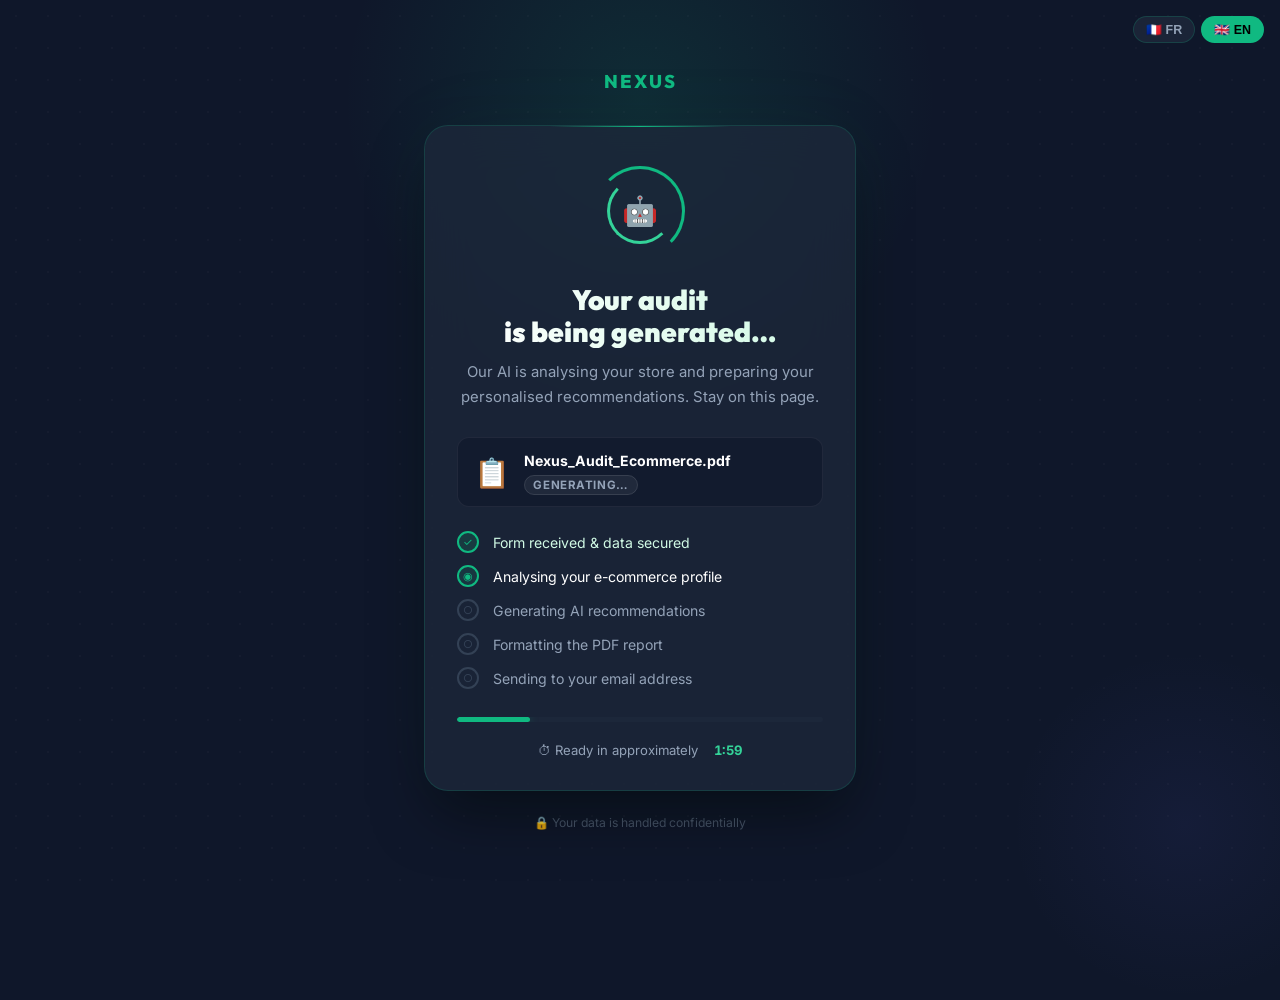
<file: Web/index.html>
<!DOCTYPE html>
<html lang="fr">

<head>
    <meta charset="UTF-8">
    <meta name="viewport" content="width=device-width, initial-scale=1.0">
    <title>⚡ Audit en cours… | Nexus</title>
    <link rel="preconnect" href="https://fonts.googleapis.com">
    <link rel="preconnect" href="https://fonts.gstatic.com" crossorigin>
    <link
        href="https://fonts.googleapis.com/css2?family=Inter:wght@400;500;600;700&family=Outfit:wght@700;800;900&display=swap"
        rel="stylesheet">
    <link rel="icon" type="image/svg+xml"
        href="data:image/svg+xml,%3Csvg xmlns='http://www.w3.org/2000/svg' viewBox='0 0 100 100'%3E%3Crect width='100' height='100' rx='20' fill='%230f172a'/%3E%3Ctext x='50' y='68' text-anchor='middle' font-family='Outfit%2C sans-serif' font-weight='800' font-size='68' fill='%2310b981'%3EN%3C/text%3E%3C/svg%3E">
    <style>
        :root {
            --green: #10b981;
            --green-light: #34d399;
            --green-glow: rgba(16, 185, 129, 0.35);
            --bg: #0f172a;
            --card: rgba(30, 41, 59, 0.75);
            --border: rgba(16, 185, 129, 0.18);
            --text: #f8fafc;
            --muted: #94a3b8;
        }

        * {
            margin: 0;
            padding: 0;
            box-sizing: border-box;
        }

        body {
            font-family: 'Inter', sans-serif;
            background: var(--bg);
            color: var(--text);
            min-height: 100vh;
            display: flex;
            flex-direction: column;
            align-items: center;
            justify-content: center;
            overflow: hidden;
            position: relative;
        }

        /* Orbs */
        .bg-orb {
            position: absolute;
            width: 600px;
            height: 600px;
            background: radial-gradient(circle, rgba(16, 185, 129, 0.13) 0%, transparent 70%);
            top: -200px;
            left: 50%;
            transform: translateX(-50%);
            z-index: 0;
            animation: breathe 8s ease-in-out infinite alternate;
            pointer-events: none;
        }

        .bg-orb-2 {
            position: absolute;
            width: 350px;
            height: 350px;
            background: radial-gradient(circle, rgba(99, 102, 241, 0.07) 0%, transparent 70%);
            bottom: -100px;
            right: -80px;
            z-index: 0;
            animation: breathe 12s ease-in-out infinite alternate-reverse;
            pointer-events: none;
        }

        @keyframes breathe {
            from {
                opacity: 0.5;
                transform: translateX(-50%) scale(1);
            }

            to {
                opacity: 0.9;
                transform: translateX(-50%) scale(1.1);
            }
        }

        /* Grid dots */
        body::before {
            content: '';
            position: absolute;
            inset: 0;
            background-image: radial-gradient(rgba(255, 255, 255, 0.025) 1px, transparent 1px);
            background-size: 32px 32px;
            z-index: 0;
            pointer-events: none;
        }

        /* Lang switcher */
        .lang-bar {
            position: fixed;
            top: 16px;
            right: 16px;
            z-index: 100;
            display: flex;
            gap: 6px;
        }

        .lang-btn {
            padding: 5px 12px;
            border-radius: 20px;
            border: 1px solid rgba(16, 185, 129, 0.2);
            background: rgba(30, 41, 59, 0.8);
            color: var(--muted);
            font-size: 0.78rem;
            font-weight: 600;
            cursor: pointer;
            backdrop-filter: blur(10px);
            transition: all 0.2s;
        }

        .lang-btn.active {
            background: var(--green);
            color: #000;
            border-color: transparent;
            font-weight: 700;
        }

        /* Container */
        .container {
            position: relative;
            z-index: 10;
            width: 100%;
            max-width: 480px;
            padding: 1.5rem;
            text-align: center;
        }

        /* Logo */
        .brand {
            font-family: 'Outfit', sans-serif;
            font-size: 1.15rem;
            font-weight: 800;
            letter-spacing: 2px;
            color: var(--green);
            margin-bottom: 2rem;
        }

        /* Card */
        .card {
            background: var(--card);
            border: 1px solid var(--border);
            backdrop-filter: blur(24px);
            -webkit-backdrop-filter: blur(24px);
            border-radius: 24px;
            padding: 2.5rem 2rem 2rem;
            box-shadow: 0 30px 60px -12px rgba(0, 0, 0, 0.5), 0 0 80px rgba(16, 185, 129, 0.05);
            position: relative;
            overflow: hidden;
        }

        /* top line glow */
        .card::before {
            content: '';
            position: absolute;
            top: 0;
            left: 50%;
            transform: translateX(-50%);
            width: 180px;
            height: 1px;
            background: linear-gradient(90deg, transparent, var(--green), transparent);
        }

        /* Spinner (état loading) */
        .spinner-wrap {
            width: 90px;
            height: 90px;
            margin: 0 auto 1.75rem;
            position: relative;
        }

        .ring {
            position: absolute;
            inset: 0;
            border-radius: 50%;
            border: 3px solid transparent;
        }

        .ring-outer {
            border-top-color: var(--green);
            border-right-color: var(--green);
            animation: spin 1.4s linear infinite;
        }

        .ring-inner {
            inset: 12px;
            border-bottom-color: var(--green-light);
            border-left-color: var(--green-light);
            animation: spin 0.9s linear infinite reverse;
        }

        .spinner-icon {
            position: absolute;
            inset: 0;
            display: flex;
            align-items: center;
            justify-content: center;
            font-size: 1.8rem;
        }

        @keyframes spin {
            to {
                transform: rotate(360deg);
            }
        }

        /* Icône succès (état done) */
        .success-icon {
            display: none;
            width: 80px;
            height: 80px;
            background: rgba(16, 185, 129, 0.1);
            border-radius: 50%;
            align-items: center;
            justify-content: center;
            margin: 0 auto 1.75rem;
            font-size: 2.2rem;
            box-shadow: 0 0 30px var(--green-glow);
            border: 1px solid rgba(16, 185, 129, 0.25);
        }

        h1 {
            font-family: 'Outfit', sans-serif;
            font-size: 1.75rem;
            font-weight: 900;
            line-height: 1.15;
            margin-bottom: 0.75rem;
            background: linear-gradient(to right, #fff, #d1fae5);
            -webkit-background-clip: text;
            background-clip: text;
            color: transparent;
        }

        .subtitle {
            color: var(--muted);
            font-size: 0.93rem;
            line-height: 1.65;
            margin-bottom: 1.75rem;
        }

        /* File chip */
        .file-chip {
            display: flex;
            align-items: center;
            gap: 0.9rem;
            background: rgba(15, 23, 42, 0.55);
            border: 1px solid rgba(255, 255, 255, 0.06);
            border-radius: 12px;
            padding: 0.85rem 1rem;
            margin-bottom: 1.5rem;
            text-align: left;
        }

        .file-emoji {
            font-size: 1.8rem;
        }

        .file-meta h4 {
            font-size: 0.88rem;
            color: #fff;
            margin-bottom: 0.25rem;
        }

        .file-badge {
            font-size: 0.72rem;
            font-weight: 700;
            padding: 2px 8px;
            border-radius: 20px;
            letter-spacing: 0.05em;
        }

        .file-badge.generating {
            color: var(--muted);
            background: rgba(255, 255, 255, 0.06);
            border: 1px solid rgba(255, 255, 255, 0.1);
        }

        .file-badge.ready {
            color: var(--green);
            background: rgba(16, 185, 129, 0.1);
            border: 1px solid rgba(16, 185, 129, 0.25);
        }

        /* Steps */
        .steps {
            list-style: none;
            text-align: left;
            display: flex;
            flex-direction: column;
            gap: 0.75rem;
            margin-bottom: 1.75rem;
        }

        .step {
            display: flex;
            align-items: center;
            gap: 0.85rem;
            font-size: 0.88rem;
            color: var(--muted);
            transition: color 0.4s;
        }

        .step.done {
            color: #d1fae5;
        }

        .step.active {
            color: #fff;
        }

        .step-dot {
            width: 22px;
            height: 22px;
            border-radius: 50%;
            display: flex;
            align-items: center;
            justify-content: center;
            font-size: 0.68rem;
            flex-shrink: 0;
            transition: all 0.4s;
        }

        .step.pending .step-dot {
            border: 2px solid #334155;
            color: #334155;
        }

        .step.active .step-dot {
            border: 2px solid var(--green);
            background: rgba(16, 185, 129, 0.12);
            color: var(--green);
            animation: pulse-dot 1.2s ease-in-out infinite;
        }

        .step.done .step-dot {
            background: rgba(16, 185, 129, 0.15);
            border: 2px solid var(--green);
            color: var(--green);
        }

        @keyframes pulse-dot {

            0%,
            100% {
                box-shadow: 0 0 8px rgba(16, 185, 129, 0.4);
            }

            50% {
                box-shadow: 0 0 20px rgba(16, 185, 129, 0.8);
            }
        }

        /* Progress bar */
        .progress-wrap {
            background: rgba(30, 41, 59, 0.8);
            border-radius: 99px;
            height: 5px;
            overflow: hidden;
            margin-bottom: 1.25rem;
        }

        .progress-bar {
            height: 100%;
            border-radius: 99px;
            background: var(--green);
            width: 0%;
            transition: width 0.8s cubic-bezier(.4, 0, .2, 1);
            box-shadow: 0 0 10px var(--green-glow);
        }

        /* Timer */
        .timer-line {
            color: var(--muted);
            font-size: 0.82rem;
            display: flex;
            align-items: center;
            justify-content: center;
            gap: 0.4rem;
        }

        .timer-line strong {
            color: var(--green-light);
            font-variant-numeric: tabular-nums;
        }

        /* CTA Bouton (caché pendant loading) */
        .btn-download {
            display: none;
            width: 100%;
            padding: 1.1rem;
            background: var(--green);
            color: #000;
            font-weight: 800;
            font-size: 1rem;
            border: none;
            border-radius: 14px;
            cursor: pointer;
            text-decoration: none;
            transition: all 0.3s ease;
            box-shadow: 0 10px 30px -10px var(--green-glow);
            letter-spacing: 0.5px;
            position: relative;
            overflow: hidden;
            text-align: center;
        }

        .btn-download:hover {
            transform: translateY(-2px);
            box-shadow: 0 20px 40px -10px var(--green-glow);
            filter: brightness(1.1);
        }

        /* Shine animation */
        .btn-download::after {
            content: '';
            position: absolute;
            top: 0;
            left: -100%;
            width: 100%;
            height: 100%;
            background: linear-gradient(90deg, transparent, rgba(255, 255, 255, 0.35), transparent);
            animation: shine 3s infinite;
        }

        @keyframes shine {
            0% {
                left: -100%;
            }

            20% {
                left: 100%;
            }

            100% {
                left: 100%;
            }
        }

        /* Footer note */
        .footer-note {
            margin-top: 1.5rem;
            font-size: 0.76rem;
            color: #475569;
            display: flex;
            align-items: center;
            justify-content: center;
            gap: 0.4rem;
        }

        /* Polling indicator */
        .poll-dot {
            display: inline-block;
            width: 6px;
            height: 6px;
            border-radius: 50%;
            background: var(--green);
            margin-right: 6px;
            animation: blink 2s ease-in-out infinite;
            vertical-align: middle;
        }

        @keyframes blink {

            0%,
            100% {
                opacity: 1;
            }

            50% {
                opacity: 0.2;
            }
        }
    </style>
</head>

<body>

    <div class="lang-bar">
        <button class="lang-btn active" id="btn-fr" onclick="setLang('fr')">🇫🇷 FR</button>
        <button class="lang-btn" id="btn-en" onclick="setLang('en')">🇬🇧 EN</button>
    </div>

    <div class="bg-orb"></div>
    <div class="bg-orb-2"></div>

    <div class="container">
        <!-- Logo -->
        <div class="brand">NEXUS</div>

        <div class="card">
            <!-- Spinner (loading) -->
            <div class="spinner-wrap" id="spinner">
                <div class="ring ring-outer"></div>
                <div class="ring ring-inner"></div>
                <div class="spinner-icon">🤖</div>
            </div>

            <!-- Icône succès -->
            <div class="success-icon" id="success-icon">⚡</div>

            <h1 id="main-title"></h1>
            <p class="subtitle" id="main-sub"></p>

            <!-- File chip -->
            <div class="file-chip">
                <div class="file-emoji">📋</div>
                <div class="file-meta">
                    <h4 id="file-name">Nexus_Audit_Ecommerce.pdf</h4>
                    <span class="file-badge generating" id="file-badge"></span>
                </div>
            </div>

            <!-- Steps (visibles seulement en loading) -->
            <ul class="steps" id="steps-list">
                <li class="step done" id="step-0">
                    <div class="step-dot">✓</div><span id="step-0-text"></span>
                </li>
                <li class="step active" id="step-1">
                    <div class="step-dot">◉</div><span id="step-1-text"></span>
                </li>
                <li class="step pending" id="step-2">
                    <div class="step-dot">○</div><span id="step-2-text"></span>
                </li>
                <li class="step pending" id="step-3">
                    <div class="step-dot">○</div><span id="step-3-text"></span>
                </li>
                <li class="step pending" id="step-4">
                    <div class="step-dot">○</div><span id="step-4-text"></span>
                </li>
            </ul>

            <!-- Progress bar -->
            <div class="progress-wrap" id="progress-wrap">
                <div class="progress-bar" id="progress"></div>
            </div>

            <!-- Timer -->
            <div class="timer-line" id="timer-line">
                <span id="timer-label"></span>&nbsp;<strong id="countdown">2:00</strong>
            </div>

            <!-- Bouton téléchargement (caché jusqu'à prêt) -->
            <a href="#" id="btn-download" class="btn-download" target="_blank"></a>
        </div>

        <div class="footer-note" id="footer-note"></div>
    </div>

    <script>
        // ── i18n ──
        const i18n = {
            fr: {
                title_loading: 'Votre audit<br>est en cours…',
                title_done: 'Votre audit est<br>prêt ! 🎉',
                sub_loading: 'Notre IA analyse votre boutique et prépare vos recommandations personnalisées. Restez sur cette page.',
                sub_done: 'Votre rapport personnalisé est disponible. Téléchargez-le ci-dessous — il vous a aussi été envoyé par email.',
                badge_loading: 'EN GÉNÉRATION…',
                badge_done: 'PRÊT À TÉLÉCHARGER ✓',
                steps: [
                    'Formulaire reçu & données sécurisées',
                    'Analyse de votre profil e-commerce',
                    'Génération des recommandations IA',
                    'Mise en page du rapport PDF',
                    'Envoi par email à votre adresse'
                ],
                timer_label: '⏱ Disponible dans environ',
                btn_download: '📄 Télécharger mon audit',
                footer: '🔒 Vos données sont traitées de manière confidentielle',
                poll_check: '<span class="poll-dot"></span>Vérification en cours…'
            },
            en: {
                title_loading: 'Your audit<br>is being generated…',
                title_done: 'Your audit is<br>ready! 🎉',
                sub_loading: 'Our AI is analysing your store and preparing your personalised recommendations. Stay on this page.',
                sub_done: 'Your personalised report is available. Download it below — it has also been sent to your email.',
                badge_loading: 'GENERATING…',
                badge_done: 'READY TO DOWNLOAD ✓',
                steps: [
                    'Form received & data secured',
                    'Analysing your e-commerce profile',
                    'Generating AI recommendations',
                    'Formatting the PDF report',
                    'Sending to your email address'
                ],
                timer_label: '⏱ Ready in approximately',
                btn_download: '📄 Download my audit',
                footer: '🔒 Your data is handled confidentially',
                poll_check: '<span class="poll-dot"></span>Checking…'
            }
        };

        // ── Config ──
        // URL du webhook n8n qui renvoie { status, pdfLink } selon le respondent_id
        // NOTE: Si vous testez en direct dans n8n, utilisez /webhook-test/. Si le workflow est ACTIVÉ, utilisez /webhook/.
        const urlParams = new URLSearchParams(window.location.search);
        const isTest = urlParams.has('test');
        const N8N_STATUS_URL = isTest
            ? 'https://n8n.morganjaouen.fr/webhook-test/get-audit-status'
            : 'https://n8n.morganjaouen.fr/webhook/get-audit-status';
        const POLL_INTERVAL_MS = 6000;   // vérif toutes les 6s
        const TOTAL_SECS = 120;          // durée estimée affichée
        const STEPS_TIMING = [
            { id: 'step-1', activate: 0, complete: 22, progress: 20 },
            { id: 'step-2', activate: 22, complete: 55, progress: 50 },
            { id: 'step-3', activate: 55, complete: 95, progress: 78 },
            { id: 'step-4', activate: 95, complete: 118, progress: 95 },
        ];

        // ── State ──
        let lang = 'fr';
        let elapsed = 0;
        let finished = false;
        let pollTimer, countdownTimer;

        // ── Helpers ──
        function fmt(s) {
            return `${Math.floor(s / 60)}:${String(s % 60).padStart(2, '0')}`;
        }

        function setStep(id, state) {
            const el = document.getElementById(id);
            if (!el) return;
            el.className = 'step ' + state;
            el.querySelector('.step-dot').textContent =
                state === 'done' ? '✓' : state === 'active' ? '◉' : '○';
        }

        // ── Render ──
        function render() {
            const t = i18n[lang];
            document.documentElement.lang = lang;
            document.getElementById('main-title').innerHTML = finished ? t.title_done : t.title_loading;
            document.getElementById('main-sub').textContent = finished ? t.sub_done : t.sub_loading;
            document.getElementById('timer-label').textContent = t.timer_label;
            document.getElementById('footer-note').textContent = t.footer;
            document.getElementById('btn-download').textContent = t.btn_download;
            t.steps.forEach((s, i) => {
                const el = document.getElementById(`step-${i}-text`);
                if (el) el.textContent = s;
            });
        }

        function setLang(l) {
            lang = l;
            document.getElementById('btn-fr').classList.toggle('active', l === 'fr');
            document.getElementById('btn-en').classList.toggle('active', l === 'en');
            try { localStorage.setItem('nexus-lang', l); } catch (e) { }
            render();
        }

        // ── Transition vers état "done" ──
        function markDone(pdfLink) {
            if (finished) return;
            finished = true;

            // Arrêter les timers
            clearInterval(countdownTimer);
            clearInterval(pollTimer);

            // UI : spinner → icône succès
            document.getElementById('spinner').style.display = 'none';
            const si = document.getElementById('success-icon');
            si.style.display = 'flex';

            // Steps & progress
            for (let i = 0; i <= 4; i++) setStep('step-' + i, 'done');
            document.getElementById('progress').style.width = '100%';

            // Badge
            const badge = document.getElementById('file-badge');
            badge.className = 'file-badge ready';

            // Cacher timer, steps, progress
            document.getElementById('timer-line').style.display = 'none';
            document.getElementById('steps-list').style.display = 'none';
            document.getElementById('progress-wrap').style.display = 'none';

            // Bouton download
            const btn = document.getElementById('btn-download');
            btn.href = pdfLink;
            btn.style.display = 'block';

            // Nommer le fichier dans le chip
            document.getElementById('file-name').textContent = 'Audit_Nexus.pdf';

            render();
        }

        // ── Countdown tick ──
        function tick() {
            elapsed++;
            const remaining = Math.max(0, TOTAL_SECS - elapsed);
            document.getElementById('countdown').textContent = fmt(remaining);

            STEPS_TIMING.forEach(step => {
                if (elapsed >= step.complete) setStep(step.id, 'done');
                else if (elapsed >= step.activate) setStep(step.id, 'active');
                if (elapsed >= step.activate && elapsed < step.complete) {
                    document.getElementById('progress').style.width = step.progress + '%';
                }
            });

            // Si countdown écoulé mais pas encore de réponse → on attend le poll
            if (elapsed >= TOTAL_SECS) {
                clearInterval(countdownTimer);
                document.getElementById('countdown').textContent = '…';
                document.getElementById('progress').style.width = '99%';
            }
        }

        // ── Polling n8n ──
        async function checkStatus(respondentId) {
            if (finished) return;
            console.log(`Polling status for ID: [${respondentId}] via ${N8N_STATUS_URL}`);
            try {
                const res = await fetch(N8N_STATUS_URL, {
                    method: 'POST',
                    headers: { 'Content-Type': 'application/json' },
                    body: JSON.stringify({ respondent_id: respondentId })
                });
                //... (rest of function)


                if (res.status === 404) {
                    console.warn('Status webhook not found or not active.');
                    return;
                }

                if (!res.ok) {
                    throw new Error('Server error');
                }

                const data = await res.json();

                // n8n répond { status: 'ready', pdfLink: 'https://...' } quand c'est prêt
                if (data.status === 'ready' && data.pdfLink) {
                    markDone(data.pdfLink);
                } else if (data.status === 'processing') {
                    // Update UI if we want to show real progress
                    console.log('Audit still processing...');
                }
            } catch (e) {
                console.error('Polling error:', e);
                // Si l'erreur persiste trop longtemps, on peut afficher un message
                // mais ici on reste discret pour ne pas effrayer l'utilisateur
            }
        }

        // ── Init ──
        (function init() {
            // Langue
            const urlParams = new URLSearchParams(window.location.search);
            const urlLang = urlParams.get('lang');
            let saved = null;
            try { saved = localStorage.getItem('nexus-lang'); } catch (e) { }
            const detected = urlLang || saved || (navigator.language.startsWith('en') ? 'en' : 'fr');
            setLang(detected);

            // Badge initial
            document.getElementById('file-badge').textContent = i18n[lang].badge_loading;
            document.getElementById('progress').style.width = '5%';

            // Respondent ID depuis l'URL (le segment final ou paramètre)
            let respondentId = urlParams.get('respondent_id') || urlParams.get('id');

            // Si pas trouvé dans les params, on cherche dans le path (ex: .../wait.html/7RNyVjZ...)
            if (!respondentId) {
                const pathParts = window.location.pathname.split('/');
                const lastPart = pathParts[pathParts.length - 1];
                if (lastPart && lastPart !== 'audit-wait.html' && lastPart !== '') {
                    respondentId = lastPart;
                }
            }

            if (respondentId) {
                // Nettoyage de l'ID : on décode et on garde le premier bloc (le vrai ID Tally)
                // Cela enlève les suffixes comme "🇺🇸 English"
                const decoded = decodeURIComponent(respondentId);
                const cleanedId = decoded.trim().split(/[\s🇺🇸🇬🇧🇫🇷]/)[0];

                console.log('Detected respondentId:', cleanedId);

                // Auto-détection langue si présente dans l'URL brute
                const rawUrl = window.location.href.toLowerCase();
                if (rawUrl.includes('english') || rawUrl.includes('🇺🇸') || rawUrl.includes('🇬🇧')) {
                    setLang('en');
                }

                // Lancer countdown
                countdownTimer = setInterval(tick, 1000);

                // Lancer polling (première vérif après 15s, puis toutes les 6s)
                setTimeout(() => {
                    checkStatus(cleanedId);
                    pollTimer = setInterval(() => checkStatus(cleanedId), POLL_INTERVAL_MS);
                }, 15000);
            } else {
                // Pas d'ID : mode démo — on simule juste le countdown
                countdownTimer = setInterval(tick, 1000);
                // Après TOTAL_SECS, on simule un audit prêt avec un lien factice
                setTimeout(() => {
                    markDone('#demo');
                }, (TOTAL_SECS + 2) * 1000);
            }

            render();
        })();
    </script>
</body>

</html>
</file>
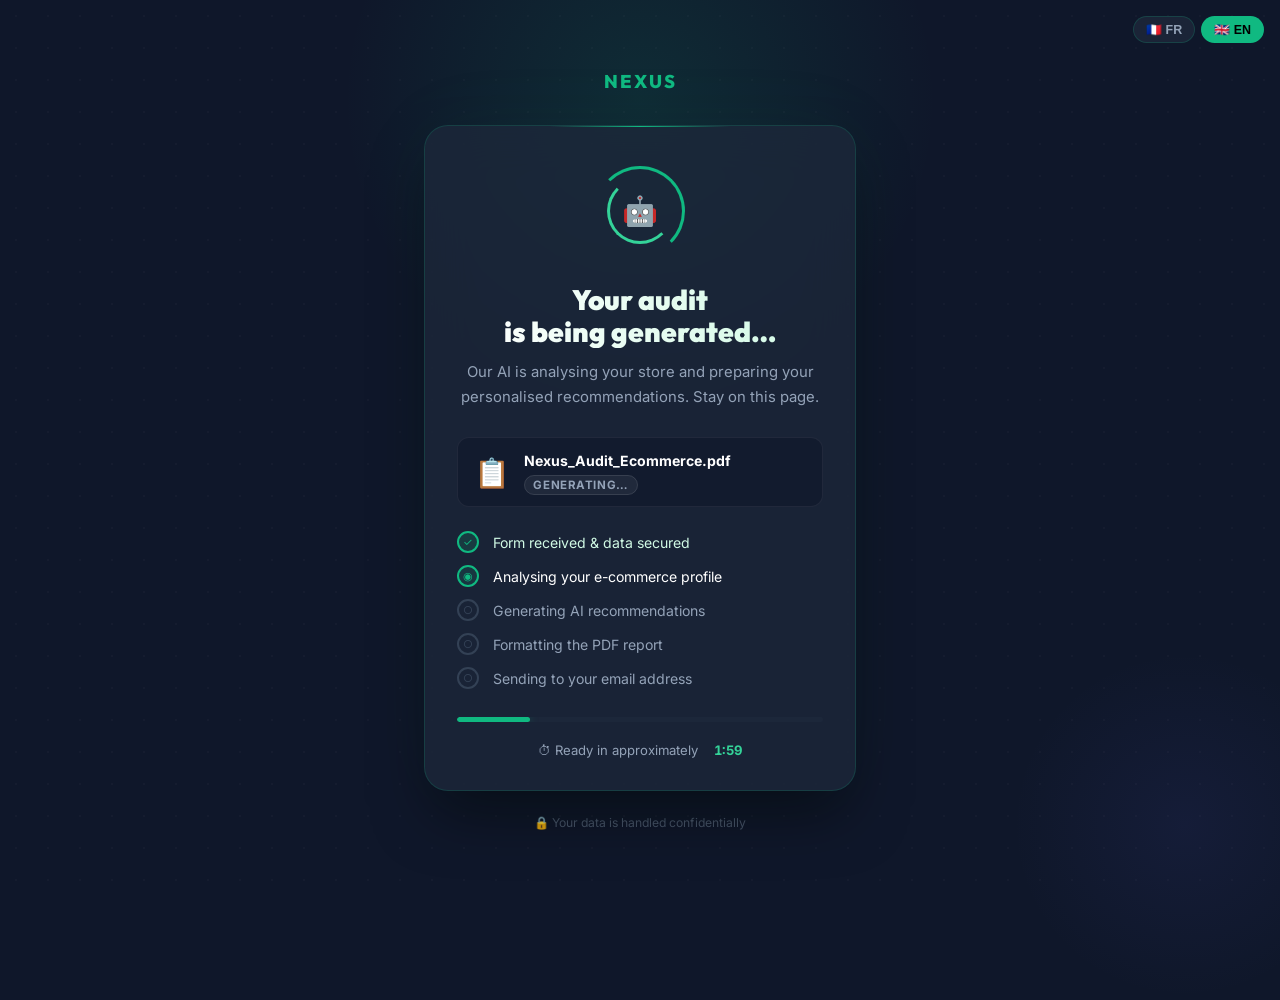
<file: audit-wait.html>
<!DOCTYPE html>
<html lang="fr">

<head>
    <meta charset="UTF-8">
    <meta name="viewport" content="width=device-width, initial-scale=1.0">
    <title>⚡ Audit en cours… | Nexus</title>
    <link rel="preconnect" href="https://fonts.googleapis.com">
    <link rel="preconnect" href="https://fonts.gstatic.com" crossorigin>
    <link
        href="https://fonts.googleapis.com/css2?family=Inter:wght@400;500;600;700&family=Outfit:wght@700;800;900&display=swap"
        rel="stylesheet">
    <link rel="icon" type="image/svg+xml"
        href="data:image/svg+xml,%3Csvg xmlns='http://www.w3.org/2000/svg' viewBox='0 0 100 100'%3E%3Crect width='100' height='100' rx='20' fill='%230f172a'/%3E%3Ctext x='50' y='68' text-anchor='middle' font-family='Outfit%2C sans-serif' font-weight='800' font-size='68' fill='%2310b981'%3EN%3C/text%3E%3C/svg%3E">
    <style>
        :root {
            --green: #10b981;
            --green-light: #34d399;
            --green-glow: rgba(16, 185, 129, 0.35);
            --bg: #0f172a;
            --card: rgba(30, 41, 59, 0.75);
            --border: rgba(16, 185, 129, 0.18);
            --text: #f8fafc;
            --muted: #94a3b8;
        }

        * {
            margin: 0;
            padding: 0;
            box-sizing: border-box;
        }

        body {
            font-family: 'Inter', sans-serif;
            background: var(--bg);
            color: var(--text);
            min-height: 100vh;
            display: flex;
            flex-direction: column;
            align-items: center;
            justify-content: center;
            overflow: hidden;
            position: relative;
        }

        /* Orbs */
        .bg-orb {
            position: absolute;
            width: 600px;
            height: 600px;
            background: radial-gradient(circle, rgba(16, 185, 129, 0.13) 0%, transparent 70%);
            top: -200px;
            left: 50%;
            transform: translateX(-50%);
            z-index: 0;
            animation: breathe 8s ease-in-out infinite alternate;
            pointer-events: none;
        }

        .bg-orb-2 {
            position: absolute;
            width: 350px;
            height: 350px;
            background: radial-gradient(circle, rgba(99, 102, 241, 0.07) 0%, transparent 70%);
            bottom: -100px;
            right: -80px;
            z-index: 0;
            animation: breathe 12s ease-in-out infinite alternate-reverse;
            pointer-events: none;
        }

        @keyframes breathe {
            from {
                opacity: 0.5;
                transform: translateX(-50%) scale(1);
            }

            to {
                opacity: 0.9;
                transform: translateX(-50%) scale(1.1);
            }
        }

        /* Grid dots */
        body::before {
            content: '';
            position: absolute;
            inset: 0;
            background-image: radial-gradient(rgba(255, 255, 255, 0.025) 1px, transparent 1px);
            background-size: 32px 32px;
            z-index: 0;
            pointer-events: none;
        }

        /* Lang switcher */
        .lang-bar {
            position: fixed;
            top: 16px;
            right: 16px;
            z-index: 100;
            display: flex;
            gap: 6px;
        }

        .lang-btn {
            padding: 5px 12px;
            border-radius: 20px;
            border: 1px solid rgba(16, 185, 129, 0.2);
            background: rgba(30, 41, 59, 0.8);
            color: var(--muted);
            font-size: 0.78rem;
            font-weight: 600;
            cursor: pointer;
            backdrop-filter: blur(10px);
            transition: all 0.2s;
        }

        .lang-btn.active {
            background: var(--green);
            color: #000;
            border-color: transparent;
            font-weight: 700;
        }

        /* Container */
        .container {
            position: relative;
            z-index: 10;
            width: 100%;
            max-width: 480px;
            padding: 1.5rem;
            text-align: center;
        }

        /* Logo */
        .brand {
            font-family: 'Outfit', sans-serif;
            font-size: 1.15rem;
            font-weight: 800;
            letter-spacing: 2px;
            color: var(--green);
            margin-bottom: 2rem;
        }

        /* Card */
        .card {
            background: var(--card);
            border: 1px solid var(--border);
            backdrop-filter: blur(24px);
            -webkit-backdrop-filter: blur(24px);
            border-radius: 24px;
            padding: 2.5rem 2rem 2rem;
            box-shadow: 0 30px 60px -12px rgba(0, 0, 0, 0.5), 0 0 80px rgba(16, 185, 129, 0.05);
            position: relative;
            overflow: hidden;
        }

        /* top line glow */
        .card::before {
            content: '';
            position: absolute;
            top: 0;
            left: 50%;
            transform: translateX(-50%);
            width: 180px;
            height: 1px;
            background: linear-gradient(90deg, transparent, var(--green), transparent);
        }

        /* Spinner (état loading) */
        .spinner-wrap {
            width: 90px;
            height: 90px;
            margin: 0 auto 1.75rem;
            position: relative;
        }

        .ring {
            position: absolute;
            inset: 0;
            border-radius: 50%;
            border: 3px solid transparent;
        }

        .ring-outer {
            border-top-color: var(--green);
            border-right-color: var(--green);
            animation: spin 1.4s linear infinite;
        }

        .ring-inner {
            inset: 12px;
            border-bottom-color: var(--green-light);
            border-left-color: var(--green-light);
            animation: spin 0.9s linear infinite reverse;
        }

        .spinner-icon {
            position: absolute;
            inset: 0;
            display: flex;
            align-items: center;
            justify-content: center;
            font-size: 1.8rem;
        }

        @keyframes spin {
            to {
                transform: rotate(360deg);
            }
        }

        /* Icône succès (état done) */
        .success-icon {
            display: none;
            width: 80px;
            height: 80px;
            background: rgba(16, 185, 129, 0.1);
            border-radius: 50%;
            align-items: center;
            justify-content: center;
            margin: 0 auto 1.75rem;
            font-size: 2.2rem;
            box-shadow: 0 0 30px var(--green-glow);
            border: 1px solid rgba(16, 185, 129, 0.25);
        }

        h1 {
            font-family: 'Outfit', sans-serif;
            font-size: 1.75rem;
            font-weight: 900;
            line-height: 1.15;
            margin-bottom: 0.75rem;
            background: linear-gradient(to right, #fff, #d1fae5);
            -webkit-background-clip: text;
            background-clip: text;
            color: transparent;
        }

        .subtitle {
            color: var(--muted);
            font-size: 0.93rem;
            line-height: 1.65;
            margin-bottom: 1.75rem;
        }

        /* File chip */
        .file-chip {
            display: flex;
            align-items: center;
            gap: 0.9rem;
            background: rgba(15, 23, 42, 0.55);
            border: 1px solid rgba(255, 255, 255, 0.06);
            border-radius: 12px;
            padding: 0.85rem 1rem;
            margin-bottom: 1.5rem;
            text-align: left;
        }

        .file-emoji {
            font-size: 1.8rem;
        }

        .file-meta h4 {
            font-size: 0.88rem;
            color: #fff;
            margin-bottom: 0.25rem;
        }

        .file-badge {
            font-size: 0.72rem;
            font-weight: 700;
            padding: 2px 8px;
            border-radius: 20px;
            letter-spacing: 0.05em;
        }

        .file-badge.generating {
            color: var(--muted);
            background: rgba(255, 255, 255, 0.06);
            border: 1px solid rgba(255, 255, 255, 0.1);
        }

        .file-badge.ready {
            color: var(--green);
            background: rgba(16, 185, 129, 0.1);
            border: 1px solid rgba(16, 185, 129, 0.25);
        }

        /* Steps */
        .steps {
            list-style: none;
            text-align: left;
            display: flex;
            flex-direction: column;
            gap: 0.75rem;
            margin-bottom: 1.75rem;
        }

        .step {
            display: flex;
            align-items: center;
            gap: 0.85rem;
            font-size: 0.88rem;
            color: var(--muted);
            transition: color 0.4s;
        }

        .step.done {
            color: #d1fae5;
        }

        .step.active {
            color: #fff;
        }

        .step-dot {
            width: 22px;
            height: 22px;
            border-radius: 50%;
            display: flex;
            align-items: center;
            justify-content: center;
            font-size: 0.68rem;
            flex-shrink: 0;
            transition: all 0.4s;
        }

        .step.pending .step-dot {
            border: 2px solid #334155;
            color: #334155;
        }

        .step.active .step-dot {
            border: 2px solid var(--green);
            background: rgba(16, 185, 129, 0.12);
            color: var(--green);
            animation: pulse-dot 1.2s ease-in-out infinite;
        }

        .step.done .step-dot {
            background: rgba(16, 185, 129, 0.15);
            border: 2px solid var(--green);
            color: var(--green);
        }

        @keyframes pulse-dot {

            0%,
            100% {
                box-shadow: 0 0 8px rgba(16, 185, 129, 0.4);
            }

            50% {
                box-shadow: 0 0 20px rgba(16, 185, 129, 0.8);
            }
        }

        /* Progress bar */
        .progress-wrap {
            background: rgba(30, 41, 59, 0.8);
            border-radius: 99px;
            height: 5px;
            overflow: hidden;
            margin-bottom: 1.25rem;
        }

        .progress-bar {
            height: 100%;
            border-radius: 99px;
            background: var(--green);
            width: 0%;
            transition: width 0.8s cubic-bezier(.4, 0, .2, 1);
            box-shadow: 0 0 10px var(--green-glow);
        }

        /* Timer */
        .timer-line {
            color: var(--muted);
            font-size: 0.82rem;
            display: flex;
            align-items: center;
            justify-content: center;
            gap: 0.4rem;
        }

        .timer-line strong {
            color: var(--green-light);
            font-variant-numeric: tabular-nums;
        }

        /* CTA Bouton (caché pendant loading) */
        .btn-download {
            display: none;
            width: 100%;
            padding: 1.1rem;
            background: var(--green);
            color: #000;
            font-weight: 800;
            font-size: 1rem;
            border: none;
            border-radius: 14px;
            cursor: pointer;
            text-decoration: none;
            transition: all 0.3s ease;
            box-shadow: 0 10px 30px -10px var(--green-glow);
            letter-spacing: 0.5px;
            position: relative;
            overflow: hidden;
            text-align: center;
        }

        .btn-download:hover {
            transform: translateY(-2px);
            box-shadow: 0 20px 40px -10px var(--green-glow);
            filter: brightness(1.1);
        }

        /* Shine animation */
        .btn-download::after {
            content: '';
            position: absolute;
            top: 0;
            left: -100%;
            width: 100%;
            height: 100%;
            background: linear-gradient(90deg, transparent, rgba(255, 255, 255, 0.35), transparent);
            animation: shine 3s infinite;
        }

        @keyframes shine {
            0% {
                left: -100%;
            }

            20% {
                left: 100%;
            }

            100% {
                left: 100%;
            }
        }

        /* Footer note */
        .footer-note {
            margin-top: 1.5rem;
            font-size: 0.76rem;
            color: #475569;
            display: flex;
            align-items: center;
            justify-content: center;
            gap: 0.4rem;
        }

        /* Polling indicator */
        .poll-dot {
            display: inline-block;
            width: 6px;
            height: 6px;
            border-radius: 50%;
            background: var(--green);
            margin-right: 6px;
            animation: blink 2s ease-in-out infinite;
            vertical-align: middle;
        }

        @keyframes blink {

            0%,
            100% {
                opacity: 1;
            }

            50% {
                opacity: 0.2;
            }
        }
    </style>
</head>

<body>

    <div class="lang-bar">
        <button class="lang-btn active" id="btn-fr" onclick="setLang('fr')">🇫🇷 FR</button>
        <button class="lang-btn" id="btn-en" onclick="setLang('en')">🇬🇧 EN</button>
    </div>

    <div class="bg-orb"></div>
    <div class="bg-orb-2"></div>

    <div class="container">
        <!-- Logo -->
        <div class="brand">NEXUS</div>

        <div class="card">
            <!-- Spinner (loading) -->
            <div class="spinner-wrap" id="spinner">
                <div class="ring ring-outer"></div>
                <div class="ring ring-inner"></div>
                <div class="spinner-icon">🤖</div>
            </div>

            <!-- Icône succès -->
            <div class="success-icon" id="success-icon">⚡</div>

            <h1 id="main-title"></h1>
            <p class="subtitle" id="main-sub"></p>

            <!-- File chip -->
            <div class="file-chip">
                <div class="file-emoji">📋</div>
                <div class="file-meta">
                    <h4 id="file-name">Nexus_Audit_Ecommerce.pdf</h4>
                    <span class="file-badge generating" id="file-badge"></span>
                </div>
            </div>

            <!-- Steps (visibles seulement en loading) -->
            <ul class="steps" id="steps-list">
                <li class="step done" id="step-0">
                    <div class="step-dot">✓</div><span id="step-0-text"></span>
                </li>
                <li class="step active" id="step-1">
                    <div class="step-dot">◉</div><span id="step-1-text"></span>
                </li>
                <li class="step pending" id="step-2">
                    <div class="step-dot">○</div><span id="step-2-text"></span>
                </li>
                <li class="step pending" id="step-3">
                    <div class="step-dot">○</div><span id="step-3-text"></span>
                </li>
                <li class="step pending" id="step-4">
                    <div class="step-dot">○</div><span id="step-4-text"></span>
                </li>
            </ul>

            <!-- Progress bar -->
            <div class="progress-wrap" id="progress-wrap">
                <div class="progress-bar" id="progress"></div>
            </div>

            <!-- Timer -->
            <div class="timer-line" id="timer-line">
                <span id="timer-label"></span>&nbsp;<strong id="countdown">2:00</strong>
            </div>

            <!-- Bouton téléchargement (caché jusqu'à prêt) -->
            <a href="#" id="btn-download" class="btn-download" target="_blank"></a>
        </div>

        <div class="footer-note" id="footer-note"></div>
    </div>

    <script>
        // ── i18n ──
        const i18n = {
            fr: {
                title_loading: 'Votre audit<br>est en cours…',
                title_done: 'Votre audit est<br>prêt ! 🎉',
                sub_loading: 'Notre IA analyse votre boutique et prépare vos recommandations personnalisées. Restez sur cette page.',
                sub_done: 'Votre rapport personnalisé est disponible. Téléchargez-le ci-dessous — il vous a aussi été envoyé par email.',
                badge_loading: 'EN GÉNÉRATION…',
                badge_done: 'PRÊT À TÉLÉCHARGER ✓',
                steps: [
                    'Formulaire reçu & données sécurisées',
                    'Analyse de votre profil e-commerce',
                    'Génération des recommandations IA',
                    'Mise en page du rapport PDF',
                    'Envoi par email à votre adresse'
                ],
                timer_label: '⏱ Disponible dans environ',
                btn_download: '📄 Télécharger mon audit',
                footer: '🔒 Vos données sont traitées de manière confidentielle',
                poll_check: '<span class="poll-dot"></span>Vérification en cours…'
            },
            en: {
                title_loading: 'Your audit<br>is being generated…',
                title_done: 'Your audit is<br>ready! 🎉',
                sub_loading: 'Our AI is analysing your store and preparing your personalised recommendations. Stay on this page.',
                sub_done: 'Your personalised report is available. Download it below — it has also been sent to your email.',
                badge_loading: 'GENERATING…',
                badge_done: 'READY TO DOWNLOAD ✓',
                steps: [
                    'Form received & data secured',
                    'Analysing your e-commerce profile',
                    'Generating AI recommendations',
                    'Formatting the PDF report',
                    'Sending to your email address'
                ],
                timer_label: '⏱ Ready in approximately',
                btn_download: '📄 Download my audit',
                footer: '🔒 Your data is handled confidentially',
                poll_check: '<span class="poll-dot"></span>Checking…'
            }
        };

        // ── Config ──
        // URL du webhook n8n qui renvoie { status, pdfLink } selon le respondent_id
        // NOTE: Si vous testez en direct dans n8n, utilisez /webhook-test/. Si le workflow est ACTIVÉ, utilisez /webhook/.
        const urlParams = new URLSearchParams(window.location.search);
        const isTest = urlParams.has('test');
        const N8N_STATUS_URL = isTest
            ? 'https://n8n.morganjaouen.fr/webhook-test/get-audit-status'
            : 'https://n8n.morganjaouen.fr/webhook/get-audit-status';
        const POLL_INTERVAL_MS = 6000;   // vérif toutes les 6s
        const TOTAL_SECS = 120;          // durée estimée affichée
        const STEPS_TIMING = [
            { id: 'step-1', activate: 0, complete: 22, progress: 20 },
            { id: 'step-2', activate: 22, complete: 55, progress: 50 },
            { id: 'step-3', activate: 55, complete: 95, progress: 78 },
            { id: 'step-4', activate: 95, complete: 118, progress: 95 },
        ];

        // ── State ──
        let lang = 'fr';
        let elapsed = 0;
        let finished = false;
        let pollTimer, countdownTimer;

        // ── Helpers ──
        function fmt(s) {
            return `${Math.floor(s / 60)}:${String(s % 60).padStart(2, '0')}`;
        }

        function setStep(id, state) {
            const el = document.getElementById(id);
            if (!el) return;
            el.className = 'step ' + state;
            el.querySelector('.step-dot').textContent =
                state === 'done' ? '✓' : state === 'active' ? '◉' : '○';
        }

        // ── Render ──
        function render() {
            const t = i18n[lang];
            document.documentElement.lang = lang;
            document.getElementById('main-title').innerHTML = finished ? t.title_done : t.title_loading;
            document.getElementById('main-sub').textContent = finished ? t.sub_done : t.sub_loading;
            document.getElementById('timer-label').textContent = t.timer_label;
            document.getElementById('footer-note').textContent = t.footer;
            document.getElementById('btn-download').textContent = t.btn_download;
            t.steps.forEach((s, i) => {
                const el = document.getElementById(`step-${i}-text`);
                if (el) el.textContent = s;
            });
        }

        function setLang(l) {
            lang = l;
            document.getElementById('btn-fr').classList.toggle('active', l === 'fr');
            document.getElementById('btn-en').classList.toggle('active', l === 'en');
            try { localStorage.setItem('nexus-lang', l); } catch (e) { }
            render();
        }

        // ── Transition vers état "done" ──
        function markDone(pdfLink) {
            if (finished) return;
            finished = true;

            // Arrêter les timers
            clearInterval(countdownTimer);
            clearInterval(pollTimer);

            // UI : spinner → icône succès
            document.getElementById('spinner').style.display = 'none';
            const si = document.getElementById('success-icon');
            si.style.display = 'flex';

            // Steps & progress
            for (let i = 0; i <= 4; i++) setStep('step-' + i, 'done');
            document.getElementById('progress').style.width = '100%';

            // Badge
            const badge = document.getElementById('file-badge');
            badge.className = 'file-badge ready';

            // Cacher timer, steps, progress
            document.getElementById('timer-line').style.display = 'none';
            document.getElementById('steps-list').style.display = 'none';
            document.getElementById('progress-wrap').style.display = 'none';

            // Bouton download
            const btn = document.getElementById('btn-download');
            btn.href = pdfLink;
            btn.style.display = 'block';

            // Nommer le fichier dans le chip
            document.getElementById('file-name').textContent = 'Audit_Nexus.pdf';

            render();
        }

        // ── Countdown tick ──
        function tick() {
            elapsed++;
            const remaining = Math.max(0, TOTAL_SECS - elapsed);
            document.getElementById('countdown').textContent = fmt(remaining);

            STEPS_TIMING.forEach(step => {
                if (elapsed >= step.complete) setStep(step.id, 'done');
                else if (elapsed >= step.activate) setStep(step.id, 'active');
                if (elapsed >= step.activate && elapsed < step.complete) {
                    document.getElementById('progress').style.width = step.progress + '%';
                }
            });

            // Si countdown écoulé mais pas encore de réponse → on attend le poll
            if (elapsed >= TOTAL_SECS) {
                clearInterval(countdownTimer);
                document.getElementById('countdown').textContent = '…';
                document.getElementById('progress').style.width = '99%';
            }
        }

        // ── Polling n8n ──
        async function checkStatus(respondentId) {
            if (finished) return;
            console.log(`Polling status for ID: [${respondentId}] via ${N8N_STATUS_URL}`);
            try {
                const res = await fetch(N8N_STATUS_URL, {
                    method: 'POST',
                    headers: { 'Content-Type': 'application/json' },
                    body: JSON.stringify({ respondent_id: respondentId })
                });
                //... (rest of function)


                if (res.status === 404) {
                    console.warn('Status webhook not found or not active.');
                    return;
                }

                if (!res.ok) {
                    throw new Error('Server error');
                }

                const data = await res.json();

                // n8n répond { status: 'ready', pdfLink: 'https://...' } quand c'est prêt
                if (data.status === 'ready' && data.pdfLink) {
                    markDone(data.pdfLink);
                } else if (data.status === 'processing') {
                    // Update UI if we want to show real progress
                    console.log('Audit still processing...');
                }
            } catch (e) {
                console.error('Polling error:', e);
                // Si l'erreur persiste trop longtemps, on peut afficher un message
                // mais ici on reste discret pour ne pas effrayer l'utilisateur
            }
        }

        // ── Init ──
        (function init() {
            // Langue
            const urlParams = new URLSearchParams(window.location.search);
            const urlLang = urlParams.get('lang');
            let saved = null;
            try { saved = localStorage.getItem('nexus-lang'); } catch (e) { }
            const detected = urlLang || saved || (navigator.language.startsWith('en') ? 'en' : 'fr');
            setLang(detected);

            // Badge initial
            document.getElementById('file-badge').textContent = i18n[lang].badge_loading;
            document.getElementById('progress').style.width = '5%';

            // Respondent ID depuis l'URL (le segment final ou paramètre)
            let respondentId = urlParams.get('respondent_id') || urlParams.get('id');

            // Si pas trouvé dans les params, on cherche dans le path (ex: .../wait.html/7RNyVjZ...)
            if (!respondentId) {
                const pathParts = window.location.pathname.split('/');
                const lastPart = pathParts[pathParts.length - 1];
                if (lastPart && lastPart !== 'audit-wait.html' && lastPart !== '') {
                    respondentId = lastPart;
                }
            }

            if (respondentId) {
                // Nettoyage de l'ID : on décode et on garde le premier bloc (le vrai ID Tally)
                // Cela enlève les suffixes comme "🇺🇸 English"
                const decoded = decodeURIComponent(respondentId);
                const cleanedId = decoded.trim().split(/[\s🇺🇸🇬🇧🇫🇷]/)[0];

                console.log('Detected respondentId:', cleanedId);

                // Auto-détection langue si présente dans l'URL brute
                const rawUrl = window.location.href.toLowerCase();
                if (rawUrl.includes('english') || rawUrl.includes('🇺🇸') || rawUrl.includes('🇬🇧')) {
                    setLang('en');
                }

                // Lancer countdown
                countdownTimer = setInterval(tick, 1000);

                // Lancer polling (première vérif après 15s, puis toutes les 6s)
                setTimeout(() => {
                    checkStatus(cleanedId);
                    pollTimer = setInterval(() => checkStatus(cleanedId), POLL_INTERVAL_MS);
                }, 15000);
            } else {
                // Pas d'ID : mode démo — on simule juste le countdown
                countdownTimer = setInterval(tick, 1000);
                // Après TOTAL_SECS, on simule un audit prêt avec un lien factice
                setTimeout(() => {
                    markDone('#demo');
                }, (TOTAL_SECS + 2) * 1000);
            }

            render();
        })();
    </script>
</body>

</html>
</file>
